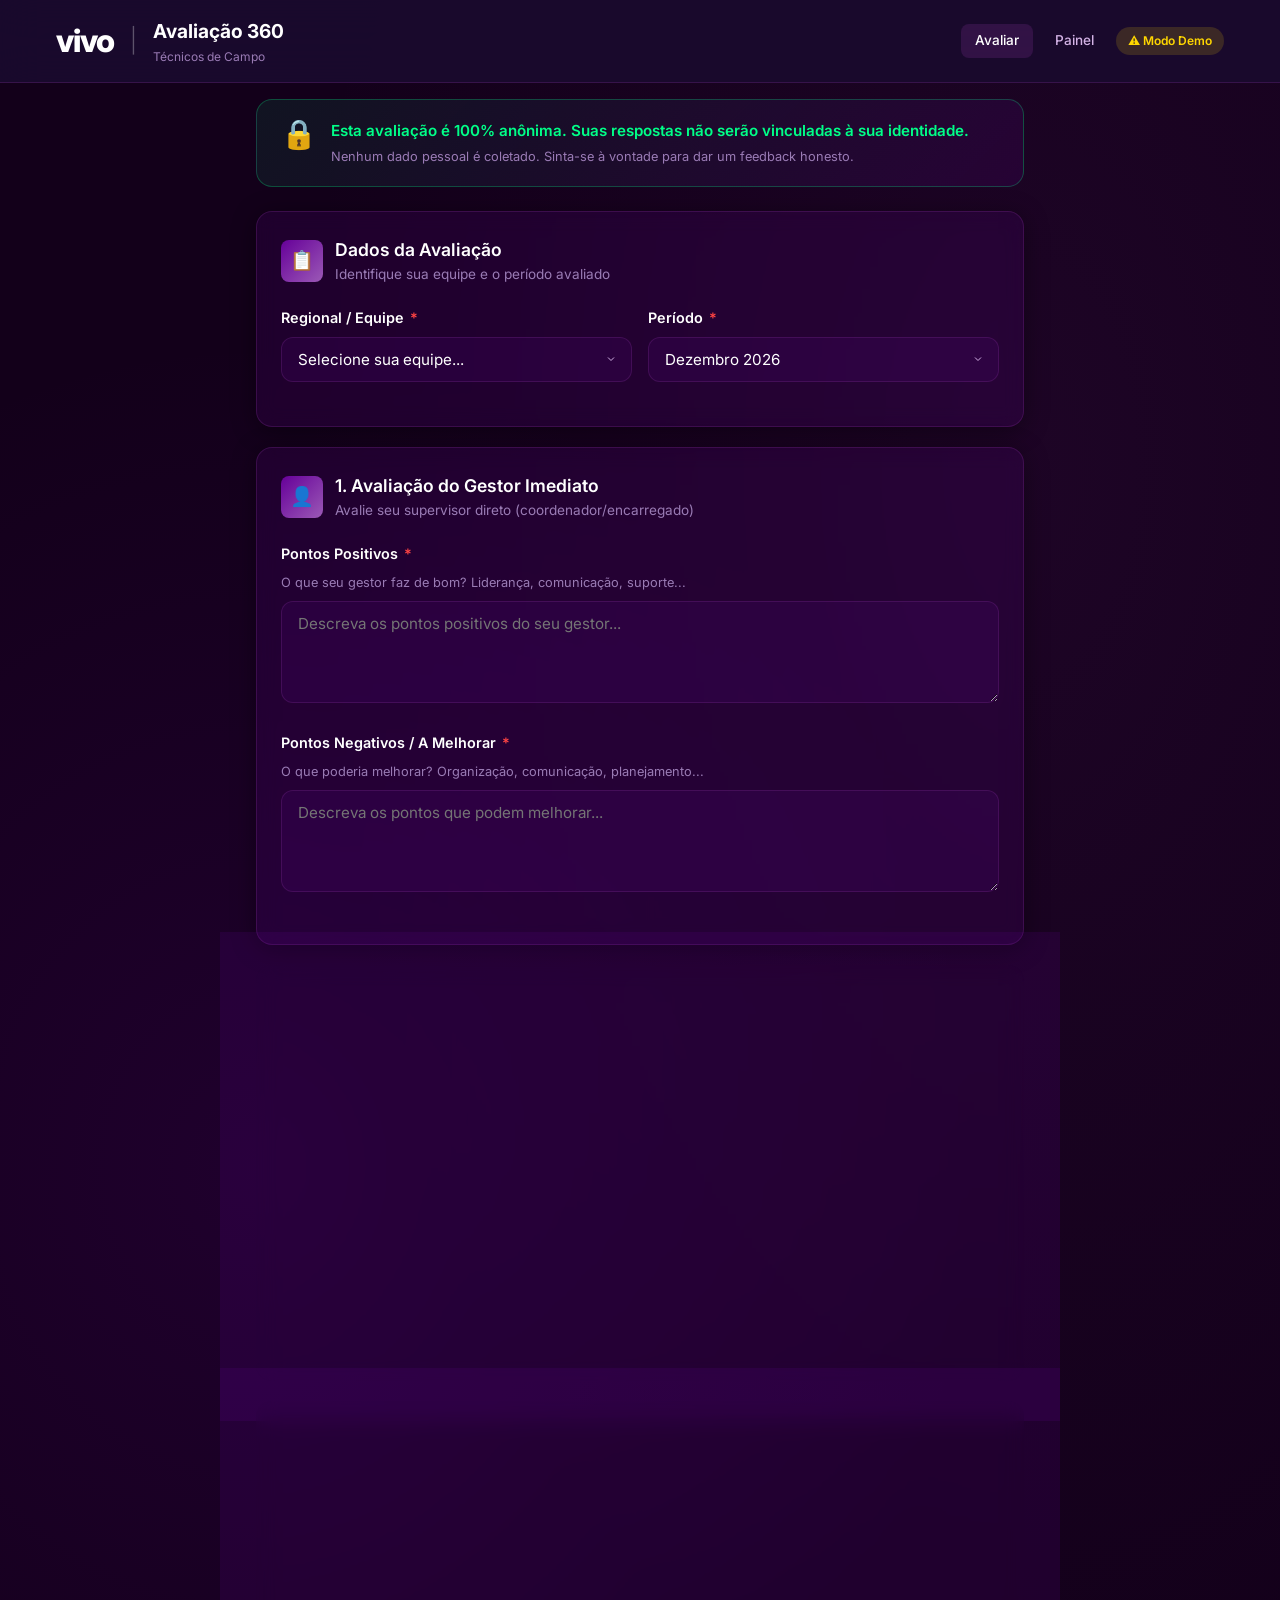
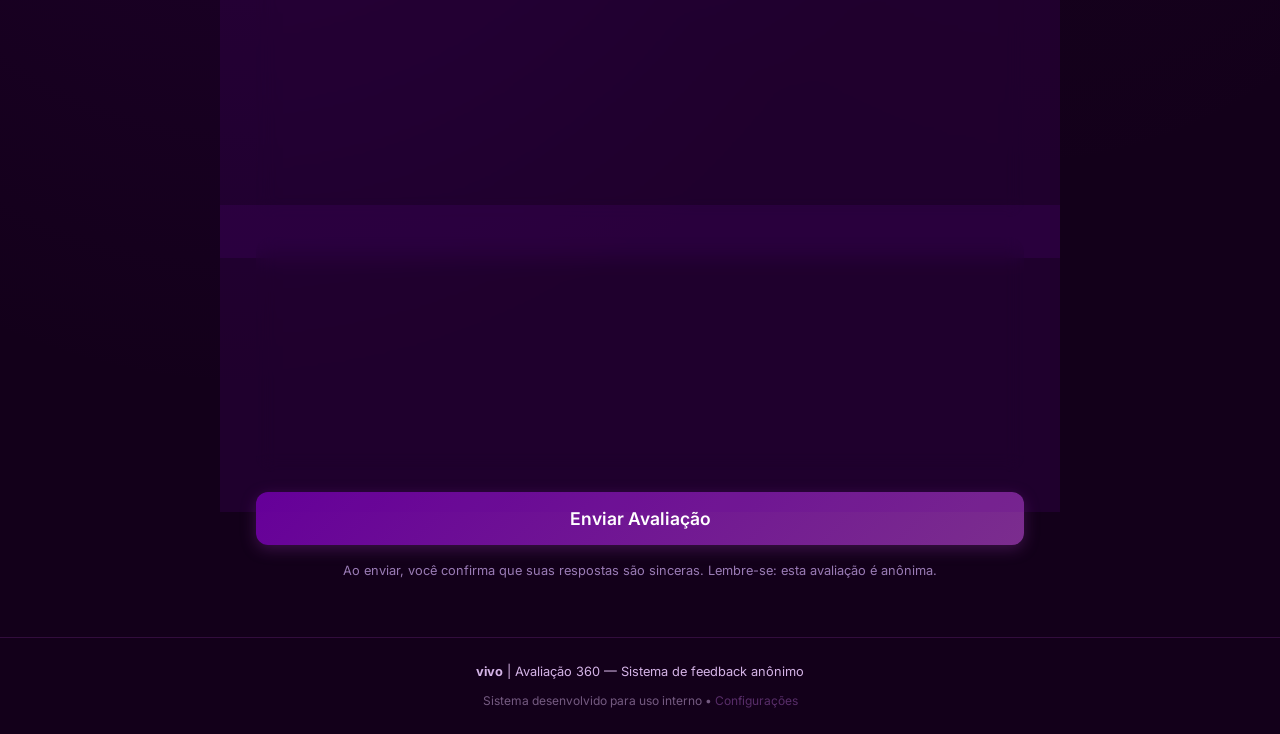
<file: index.html>
<!DOCTYPE html>
<html lang="pt-BR">
<head>
  <meta charset="UTF-8">
  <meta name="viewport" content="width=device-width, initial-scale=1.0">
  <meta name="description" content="Avaliação 360 - Sistema anônimo de avaliação para técnicos de campo">
  <meta name="theme-color" content="#13001a">
  <title>vivo | Avaliação 360</title>
  <link rel="preconnect" href="https://fonts.googleapis.com">
  <link rel="preconnect" href="https://fonts.gstatic.com" crossorigin>
  <link href="https://fonts.googleapis.com/css2?family=Inter:wght@400;500;600;700;800&display=swap" rel="stylesheet">
  <link rel="stylesheet" href="css/style.css">
</head>
<body>

  <!-- Header -->
  <header class="header">
    <div class="header__inner">
      <div class="header__brand">
        <span class="vivo-logo">vivo</span>
        <span class="vivo-separator">|</span>
        <div>
          <div class="header__title">Avaliação 360</div>
          <div class="header__subtitle">Técnicos de Campo</div>
        </div>
      </div>
      <nav class="header__nav">
        <a href="index.html" class="active">Avaliar</a>
        <a href="dashboard.html">Painel</a>
        <span id="modeIndicator" class="mode-badge mode-badge--demo"></span>
      </nav>
    </div>
  </header>

  <!-- Conteúdo principal -->
  <main class="container">

    <!-- Aviso de anonimato -->
    <div class="anonymity-notice">
      <div class="anonymity-notice__icon">🔒</div>
      <div class="anonymity-notice__text">
        Esta avaliação é 100% anônima. Suas respostas não serão vinculadas à sua identidade.
        <small>Nenhum dado pessoal é coletado. Sinta-se à vontade para dar um feedback honesto.</small>
      </div>
    </div>

    <!-- Formulário de avaliação -->
    <form id="evaluationForm" autocomplete="off" novalidate>

      <!-- Identificação da avaliação (sem identificação pessoal) -->
      <div class="card">
        <div class="card__header">
          <div class="card__icon">📋</div>
          <div>
            <div class="card__title">Dados da Avaliação</div>
            <div class="card__description">Identifique sua equipe e o período avaliado</div>
          </div>
        </div>

        <div class="form-row">
          <div class="form-group">
            <label for="equipe">Regional / Equipe <span class="required">*</span></label>
            <select id="equipe" required>
              <option value="">Selecione sua equipe...</option>
            </select>
            <div class="error-message">Selecione sua equipe</div>
          </div>

          <div class="form-group">
            <label for="periodo">Período <span class="required">*</span></label>
            <select id="periodo" required>
              <option value="">Selecione o período...</option>
            </select>
            <div class="error-message">Selecione o período</div>
          </div>
        </div>
      </div>

      <!-- Questão 1: Avaliação do Gestor Imediato -->
      <div class="card">
        <div class="card__header">
          <div class="card__icon">👤</div>
          <div>
            <div class="card__title">1. Avaliação do Gestor Imediato</div>
            <div class="card__description">Avalie seu supervisor direto (coordenador/encarregado)</div>
          </div>
        </div>

        <div class="form-group">
          <label for="gestorPositivos">
            Pontos Positivos <span class="required">*</span>
          </label>
          <span class="hint">O que seu gestor faz de bom? Liderança, comunicação, suporte...</span>
          <textarea id="gestorPositivos" placeholder="Descreva os pontos positivos do seu gestor..." rows="4" required></textarea>
          <div class="error-message">Preencha os pontos positivos do gestor</div>
        </div>

        <div class="form-group">
          <label for="gestorNegativos">
            Pontos Negativos / A Melhorar <span class="required">*</span>
          </label>
          <span class="hint">O que poderia melhorar? Organização, comunicação, planejamento...</span>
          <textarea id="gestorNegativos" placeholder="Descreva os pontos que podem melhorar..." rows="4" required></textarea>
          <div class="error-message">Preencha os pontos negativos do gestor</div>
        </div>
      </div>

      <!-- Questão 2: Avaliação da Empresa -->
      <div class="card">
        <div class="card__header">
          <div class="card__icon">🏢</div>
          <div>
            <div class="card__title">2. Avaliação da Empresa</div>
            <div class="card__description">O que você acha da empresa como um todo?</div>
          </div>
        </div>

        <div class="form-group">
          <label for="empresaComentario">
            Sua opinião sobre a empresa <span class="required">*</span>
          </label>
          <span class="hint">Benefícios, condições de trabalho, cultura, oportunidades...</span>
          <textarea id="empresaComentario" placeholder="Compartilhe sua opinião sobre a empresa..." rows="4" required></textarea>
          <div class="error-message">Preencha sua avaliação da empresa</div>
        </div>

        <div class="form-group">
          <label>Nota para a empresa <span class="required">*</span></label>
          <div class="star-rating" id="starsEmpresa">
            <input type="radio" name="empresaNota" value="5" id="empresa5">
            <label for="empresa5" title="5 - Muito Satisfeito">★</label>
            <input type="radio" name="empresaNota" value="4" id="empresa4">
            <label for="empresa4" title="4 - Satisfeito">★</label>
            <input type="radio" name="empresaNota" value="3" id="empresa3">
            <label for="empresa3" title="3 - Neutro">★</label>
            <input type="radio" name="empresaNota" value="2" id="empresa2">
            <label for="empresa2" title="2 - Insatisfeito">★</label>
            <input type="radio" name="empresaNota" value="1" id="empresa1">
            <label for="empresa1" title="1 - Muito Insatisfeito">★</label>
          </div>
          <div class="star-value"></div>
          <div class="error-message">Selecione uma nota para a empresa</div>
        </div>
      </div>

      <!-- Questão 3: Avaliação do Sistema/Ferramentas -->
      <div class="card">
        <div class="card__header">
          <div class="card__icon">📱</div>
          <div>
            <div class="card__title">3. Avaliação dos Sistemas e Ferramentas</div>
            <div class="card__description">Avalie os sistemas e ferramentas que você usa no dia a dia</div>
          </div>
        </div>

        <div class="form-group">
          <label for="sistemaComentario">
            Sua opinião sobre os sistemas <span class="required">*</span>
          </label>
          <span class="hint">Apps, sistemas de OS, ferramentas de trabalho, equipamentos...</span>
          <textarea id="sistemaComentario" placeholder="Compartilhe sua experiência com os sistemas..." rows="4" required></textarea>
          <div class="error-message">Preencha sua avaliação dos sistemas</div>
        </div>

        <div class="form-group">
          <label>Nota para os sistemas <span class="required">*</span></label>
          <div class="star-rating" id="starsSistema">
            <input type="radio" name="sistemaNota" value="5" id="sistema5">
            <label for="sistema5" title="5 - Muito Satisfeito">★</label>
            <input type="radio" name="sistemaNota" value="4" id="sistema4">
            <label for="sistema4" title="4 - Satisfeito">★</label>
            <input type="radio" name="sistemaNota" value="3" id="sistema3">
            <label for="sistema3" title="3 - Neutro">★</label>
            <input type="radio" name="sistemaNota" value="2" id="sistema2">
            <label for="sistema2" title="2 - Insatisfeito">★</label>
            <input type="radio" name="sistemaNota" value="1" id="sistema1">
            <label for="sistema1" title="1 - Muito Insatisfeito">★</label>
          </div>
          <div class="star-value"></div>
          <div class="error-message">Selecione uma nota para os sistemas</div>
        </div>
      </div>

      <!-- Satisfação Geral -->
      <div class="card">
        <div class="card__header">
          <div class="card__icon">⭐</div>
          <div>
            <div class="card__title">Satisfação Geral</div>
            <div class="card__description">No geral, como você se sente trabalhando aqui?</div>
          </div>
        </div>

        <div class="form-group">
          <label>Sua satisfação geral <span class="required">*</span></label>
          <div class="star-rating" id="starsGeral" style="justify-content: flex-end;">
            <input type="radio" name="satisfacaoGeral" value="5" id="geral5">
            <label for="geral5" title="5 - Muito Satisfeito" style="font-size: 2.5rem;">★</label>
            <input type="radio" name="satisfacaoGeral" value="4" id="geral4">
            <label for="geral4" title="4 - Satisfeito" style="font-size: 2.5rem;">★</label>
            <input type="radio" name="satisfacaoGeral" value="3" id="geral3">
            <label for="geral3" title="3 - Neutro" style="font-size: 2.5rem;">★</label>
            <input type="radio" name="satisfacaoGeral" value="2" id="geral2">
            <label for="geral2" title="2 - Insatisfeito" style="font-size: 2.5rem;">★</label>
            <input type="radio" name="satisfacaoGeral" value="1" id="geral1">
            <label for="geral1" title="1 - Muito Insatisfeito" style="font-size: 2.5rem;">★</label>
          </div>
          <div class="star-value"></div>
          <div class="error-message">Selecione sua satisfação geral</div>
        </div>
      </div>

      <!-- Botão de envio -->
      <button type="submit" id="submitBtn" class="btn btn--primary btn--block" style="padding: 16px; font-size: 1.1rem;">
        Enviar Avaliação
      </button>

      <p class="text-center text-muted mt-2" style="font-size: 0.8rem;">
        Ao enviar, você confirma que suas respostas são sinceras. Lembre-se: esta avaliação é anônima.
      </p>

    </form>

    <!-- Tela de sucesso (oculta por padrão) -->
    <div id="successScreen" class="success-screen">
      <div class="success-screen__checkmark">✓</div>
      <h2 class="success-screen__title">Avaliação Enviada!</h2>
      <p class="success-screen__message">
        Obrigado pelo seu feedback. Sua avaliação foi registrada com sucesso e é completamente anônima.
      </p>
      <p class="text-muted mb-3" style="font-size: 0.9rem;">
        Seu feedback ajuda a melhorar o ambiente de trabalho para todos.
      </p>
      <button onclick="resetForm()" class="btn btn--secondary">
        Enviar Nova Avaliação
      </button>
    </div>

  </main>

  <!-- Footer -->
  <footer class="footer">
    <p><span style="font-weight:700;">vivo</span> | Avaliação 360 &mdash; Sistema de feedback anônimo</p>
    <p class="mt-1" style="font-size:0.75rem; opacity:0.5;">Sistema desenvolvido para uso interno &bull; <a href="setup.html">Configurações</a></p>
  </footer>

  <!-- Scripts -->
  <script src="js/config.js"></script>
  <script src="js/form.js"></script>

</body>
</html>
</file>
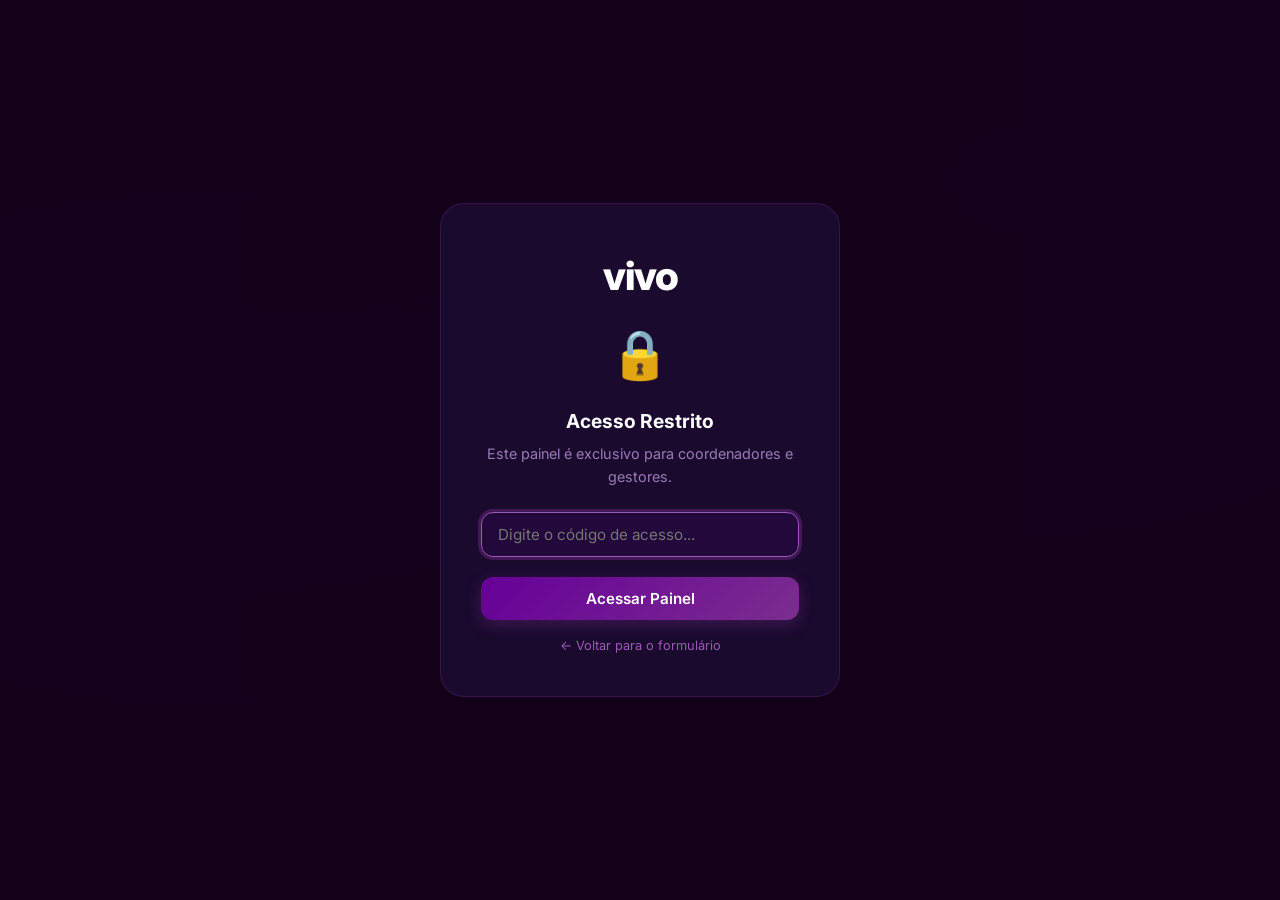
<file: dashboard.html>
<!DOCTYPE html>
<html lang="pt-BR">
<head>
  <meta charset="UTF-8">
  <meta name="viewport" content="width=device-width, initial-scale=1.0">
  <meta name="description" content="Avaliação 360 - Painel Administrativo">
  <meta name="theme-color" content="#13001a">
  <title>vivo | Avaliação 360 - Painel</title>
  <link rel="preconnect" href="https://fonts.googleapis.com">
  <link rel="preconnect" href="https://fonts.gstatic.com" crossorigin>
  <link href="https://fonts.googleapis.com/css2?family=Inter:wght@400;500;600;700;800&display=swap" rel="stylesheet">
  <link rel="stylesheet" href="css/style.css">
</head>
<body>

  <!-- Tela de senha -->
  <div id="passwordOverlay" class="password-overlay">
    <div class="password-modal">
      <div style="font-size:2.5rem; font-weight:800; color:#fff; letter-spacing:-1px; margin-bottom:8px;">vivo</div>
      <div class="password-modal__icon">🔒</div>
      <h2 class="password-modal__title">Acesso Restrito</h2>
      <p class="password-modal__text">Este painel é exclusivo para coordenadores e gestores.</p>
      <form id="passwordForm">
        <div class="form-group">
          <input type="password" id="passwordInput" placeholder="Digite o código de acesso..." autocomplete="off">
        </div>
        <button type="submit" class="btn btn--primary btn--block">Acessar Painel</button>
        <div id="passwordError" class="password-modal__error">
          Código incorreto. Tente novamente.
        </div>
      </form>
      <p class="text-muted mt-2" style="font-size: 0.8rem;">
        <a href="index.html">&larr; Voltar para o formulário</a>
      </p>
    </div>
  </div>

  <!-- Dashboard (oculto até autenticação) -->
  <div id="dashboardContent" style="display: none;">

    <!-- Header -->
    <header class="header">
      <div class="header__inner">
        <div class="header__brand">
          <span class="vivo-logo">vivo</span>
          <span class="vivo-separator">|</span>
          <div>
            <div class="header__title">Avaliação 360</div>
            <div class="header__subtitle">Painel Administrativo</div>
          </div>
        </div>
        <nav class="header__nav">
          <a href="index.html">Avaliar</a>
          <a href="dashboard.html" class="active">Painel</a>
          <a href="setup.html">Config</a>
          <span id="modeIndicator" class="mode-badge mode-badge--demo"></span>
          <button onclick="logout()" class="btn btn--small btn--secondary" title="Sair">Sair</button>
        </nav>
      </div>
    </header>

    <!-- Conteúdo principal -->
    <main class="container container--wide">

      <!-- Título da página -->
      <div class="mb-3 mt-2">
        <h1>Dashboard de Avaliações</h1>
        <p style="margin-top: 4px;">Visão geral dos feedbacks dos técnicos de campo</p>
      </div>

      <!-- Cards de estatísticas -->
      <div class="stats-grid">
        <div class="stat-card">
          <div class="stat-card__value" id="statTotal">0</div>
          <div class="stat-card__label">Total de Avaliações</div>
        </div>
        <div class="stat-card">
          <div class="stat-card__value" id="statMedia">-</div>
          <div class="stat-card__label">Média Geral</div>
        </div>
        <div class="stat-card">
          <div class="stat-card__value" id="statMes">0</div>
          <div class="stat-card__label">Avaliações Este Mês</div>
        </div>
      </div>

      <!-- Filtros -->
      <div class="card">
        <div class="card__header">
          <div class="card__icon">🔍</div>
          <div>
            <div class="card__title">Filtros</div>
            <div class="card__description">Filtre por equipe e período</div>
          </div>
        </div>
        <div class="filters">
          <select id="filterEquipe">
            <option value="todas">Todas as Equipes</option>
          </select>
          <select id="filterPeriodo">
            <option value="todos">Todos os Períodos</option>
          </select>
          <button onclick="exportCSV()" class="btn btn--success btn--small" title="Exportar dados para CSV">
            📥 Exportar CSV
          </button>
        </div>
      </div>

      <!-- Gráficos -->
      <div style="display: grid; grid-template-columns: 1fr 1fr; gap: 20px;">
        <div class="card">
          <div class="card__header">
            <div class="card__icon">📊</div>
            <div>
              <div class="card__title">Média por Equipe</div>
              <div class="card__description">Satisfação geral de cada equipe</div>
            </div>
          </div>
          <div id="chartBars" class="chart-container">
            <div class="empty-state">
              <div class="empty-state__icon">📊</div>
              <div class="empty-state__text">Sem dados para exibir</div>
            </div>
          </div>
        </div>

        <div class="card">
          <div class="card__header">
            <div class="card__icon">⭐</div>
            <div>
              <div class="card__title">Distribuição de Notas</div>
              <div class="card__description">Satisfação geral (todas as avaliações)</div>
            </div>
          </div>
          <div id="starDistribution" class="star-distribution">
            <div class="empty-state">
              <div class="empty-state__icon">⭐</div>
              <div class="empty-state__text">Sem dados para exibir</div>
            </div>
          </div>
        </div>
      </div>

      <!-- Gráficos responsivos em mobile -->
      <style>
        @media (max-width: 768px) {
          div[style*="grid-template-columns: 1fr 1fr"] {
            display: flex !important;
            flex-direction: column !important;
          }
        }
      </style>

      <!-- Lista de avaliações recentes -->
      <div class="card">
        <div class="card__header">
          <div class="card__icon">📝</div>
          <div>
            <div class="card__title">Avaliações Recentes</div>
            <div class="card__description">Feedbacks individuais (anônimos)</div>
          </div>
        </div>
        <div id="evaluationList" class="evaluation-list">
          <div class="empty-state">
            <div class="empty-state__icon">📝</div>
            <div class="empty-state__text">Nenhuma avaliação encontrada</div>
          </div>
        </div>
      </div>

    </main>

    <!-- Footer -->
    <footer class="footer">
      <p>Avaliação 360 &mdash; Painel restrito a coordenadores e gestores</p>
      <p class="mt-1">Os dados exibidos são anônimos. Respeite a privacidade dos avaliadores.</p>
    </footer>

  </div>

  <!-- Scripts -->
  <script src="js/config.js"></script>
  <script src="js/dashboard.js"></script>

</body>
</html>
</file>
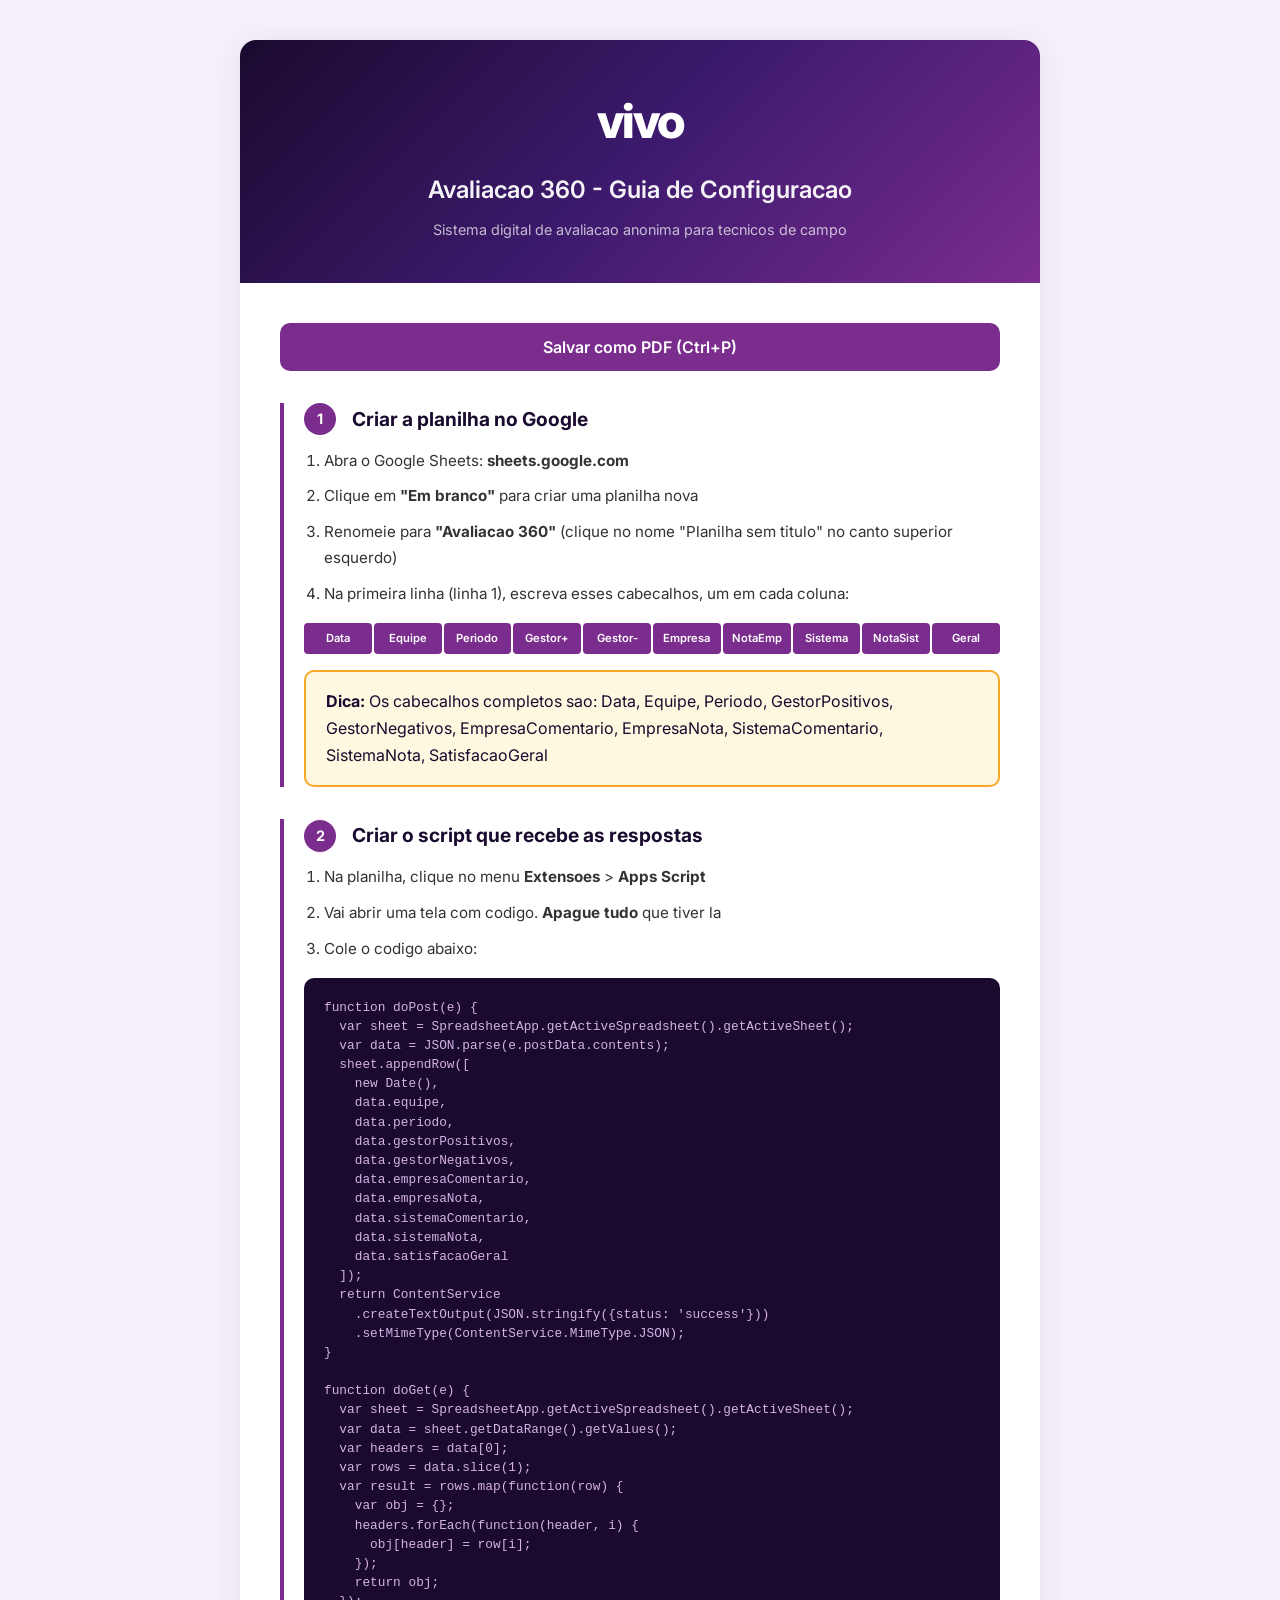
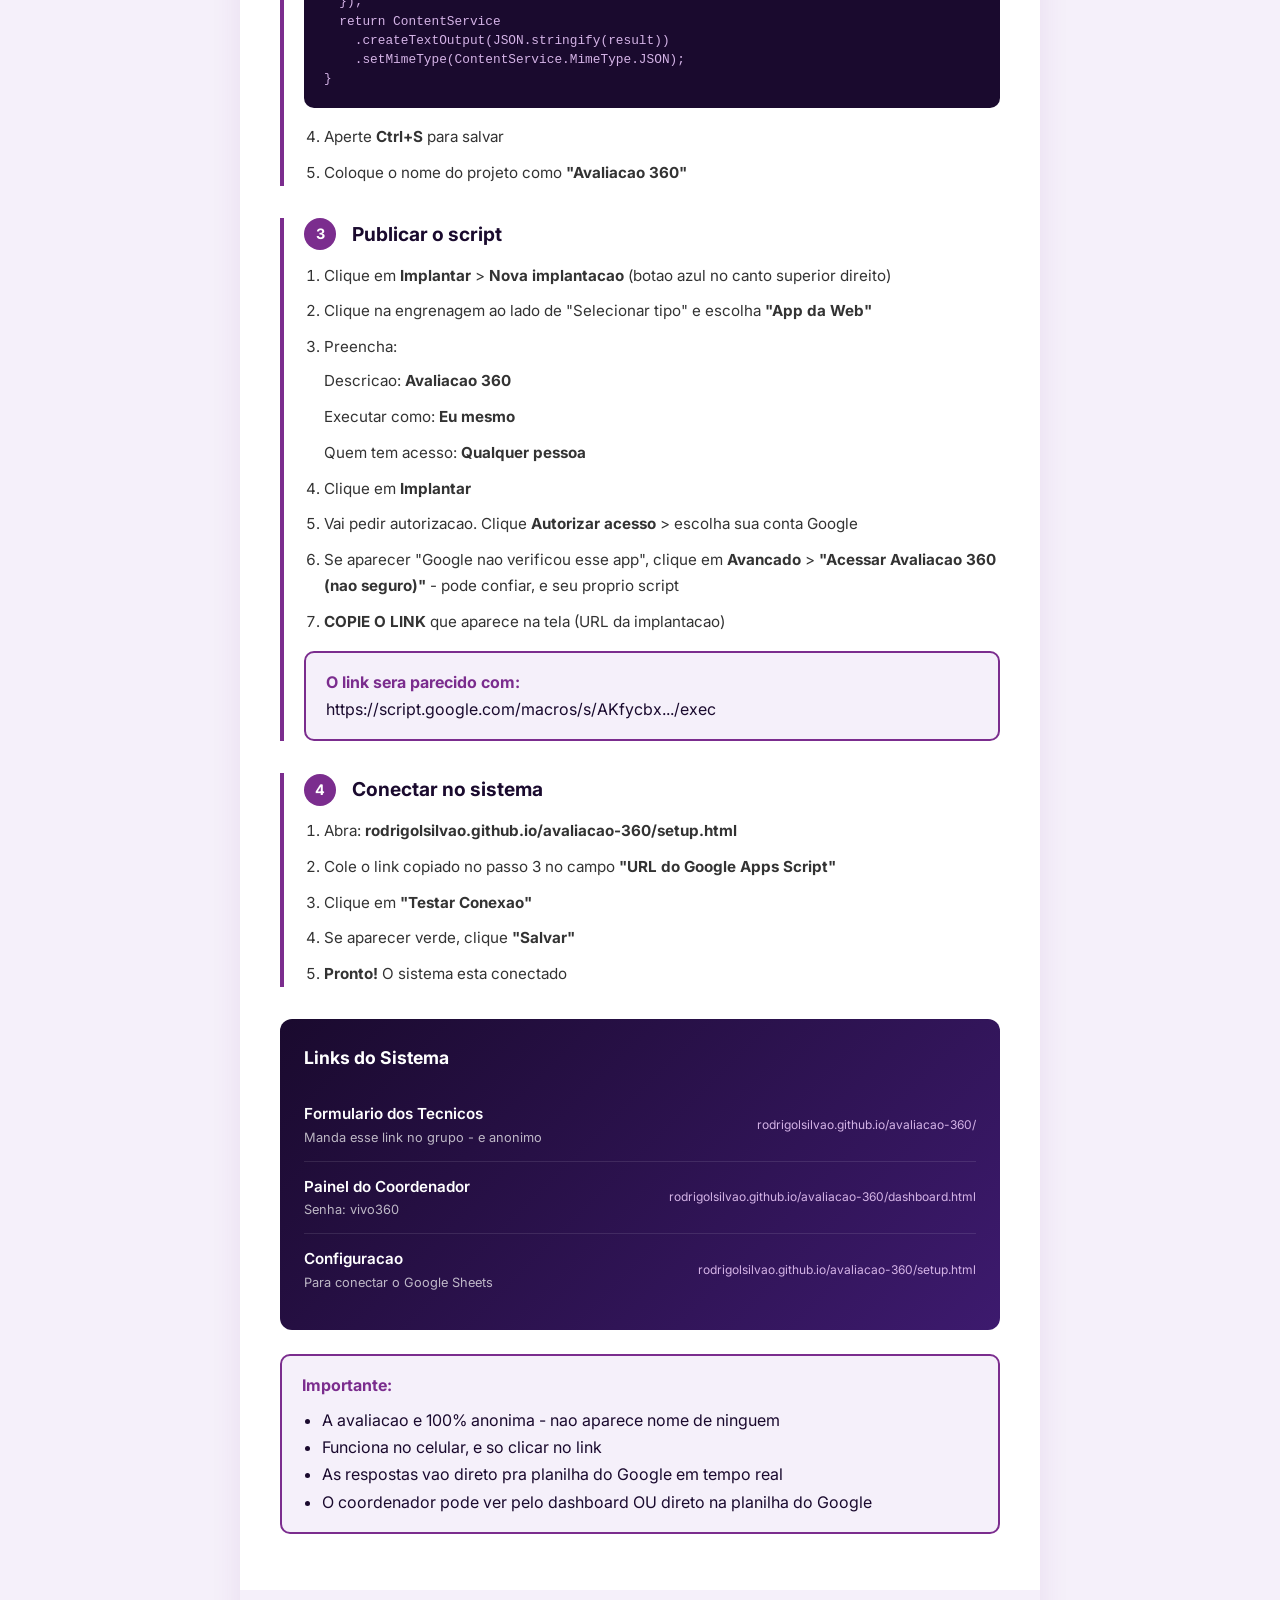
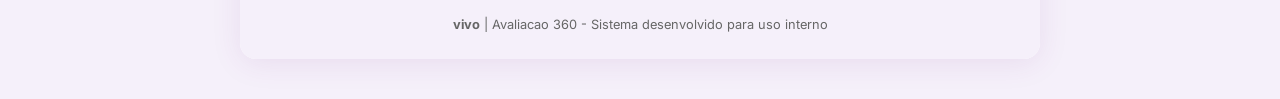
<file: guia-configuracao.html>
<!DOCTYPE html>
<html lang="pt-BR">
<head>
  <meta charset="UTF-8">
  <meta name="viewport" content="width=device-width, initial-scale=1.0">
  <title>Guia de Configuração - Avaliação 360 | vivo</title>
  <style>
    @import url('https://fonts.googleapis.com/css2?family=Inter:wght@400;500;600;700;800&display=swap');

    * { box-sizing: border-box; margin: 0; padding: 0; }

    body {
      font-family: 'Inter', sans-serif;
      background: #f5f0fa;
      color: #1a0a2e;
      line-height: 1.7;
      padding: 40px 20px;
    }

    .container {
      max-width: 800px;
      margin: 0 auto;
      background: #fff;
      border-radius: 16px;
      box-shadow: 0 4px 30px rgba(123, 45, 142, 0.1);
      overflow: hidden;
    }

    .header {
      background: linear-gradient(135deg, #1a0a2e 0%, #3d1a6e 50%, #7B2D8E 100%);
      padding: 40px;
      text-align: center;
      color: white;
    }

    .header .vivo-logo {
      font-size: 3rem;
      font-weight: 800;
      letter-spacing: -2px;
      display: block;
      margin-bottom: 8px;
    }

    .header h1 {
      font-size: 1.5rem;
      font-weight: 600;
      opacity: 0.95;
    }

    .header p {
      font-size: 0.9rem;
      opacity: 0.7;
      margin-top: 8px;
    }

    .content { padding: 40px; }

    .print-btn {
      display: block;
      width: 100%;
      padding: 14px;
      background: #7B2D8E;
      color: white;
      border: none;
      border-radius: 10px;
      font-size: 1rem;
      font-weight: 600;
      cursor: pointer;
      margin-bottom: 32px;
      font-family: 'Inter', sans-serif;
    }

    .print-btn:hover { background: #660099; }

    .step {
      margin-bottom: 32px;
      border-left: 4px solid #7B2D8E;
      padding-left: 20px;
    }

    .step-number {
      display: inline-block;
      background: #7B2D8E;
      color: white;
      width: 32px;
      height: 32px;
      border-radius: 50%;
      text-align: center;
      line-height: 32px;
      font-weight: 700;
      font-size: 0.9rem;
      margin-right: 8px;
    }

    .step h2 {
      font-size: 1.2rem;
      color: #1a0a2e;
      margin-bottom: 12px;
      display: flex;
      align-items: center;
      gap: 8px;
    }

    .step p, .step li {
      font-size: 0.95rem;
      color: #333;
      margin-bottom: 8px;
    }

    .step ol {
      padding-left: 20px;
    }

    .step ol li {
      margin-bottom: 10px;
    }

    .code-block {
      background: #1a0a2e;
      color: #d4b3e6;
      padding: 20px;
      border-radius: 10px;
      font-family: 'Courier New', monospace;
      font-size: 0.8rem;
      overflow-x: auto;
      margin: 16px 0;
      white-space: pre-wrap;
      word-break: break-word;
      line-height: 1.5;
    }

    .highlight-box {
      background: #f5f0fa;
      border: 2px solid #7B2D8E;
      border-radius: 10px;
      padding: 16px 20px;
      margin: 16px 0;
    }

    .highlight-box strong {
      color: #7B2D8E;
    }

    .warning-box {
      background: #fff8e1;
      border: 2px solid #f9a825;
      border-radius: 10px;
      padding: 16px 20px;
      margin: 16px 0;
    }

    .table-header {
      display: grid;
      grid-template-columns: repeat(10, 1fr);
      gap: 2px;
      margin: 16px 0;
      font-size: 0.7rem;
    }

    .table-header span {
      background: #7B2D8E;
      color: white;
      padding: 6px 4px;
      text-align: center;
      border-radius: 4px;
      font-weight: 600;
    }

    .links-section {
      background: linear-gradient(135deg, #1a0a2e, #3d1a6e);
      border-radius: 12px;
      padding: 24px;
      margin: 24px 0;
      color: white;
    }

    .links-section h3 {
      margin-bottom: 16px;
      font-size: 1.1rem;
    }

    .link-item {
      display: flex;
      justify-content: space-between;
      align-items: center;
      padding: 12px 0;
      border-bottom: 1px solid rgba(255,255,255,0.1);
    }

    .link-item:last-child { border-bottom: none; }

    .link-item .label {
      font-weight: 600;
      font-size: 0.95rem;
    }

    .link-item .desc {
      font-size: 0.8rem;
      opacity: 0.7;
    }

    .link-item .url {
      font-size: 0.75rem;
      color: #d4b3e6;
      word-break: break-all;
    }

    .footer {
      text-align: center;
      padding: 24px;
      background: #f5f0fa;
      font-size: 0.8rem;
      color: #666;
    }

    @media print {
      body { background: white; padding: 0; }
      .container { box-shadow: none; border-radius: 0; }
      .print-btn { display: none; }
      .header { padding: 30px; }
      .content { padding: 30px; }
      .step { page-break-inside: avoid; }
      .code-block { font-size: 0.7rem; }
    }
  </style>
</head>
<body>

  <div class="container">

    <div class="header">
      <span class="vivo-logo">vivo</span>
      <h1>Avaliacao 360 - Guia de Configuracao</h1>
      <p>Sistema digital de avaliacao anonima para tecnicos de campo</p>
    </div>

    <div class="content">

      <button class="print-btn" onclick="window.print()">
        Salvar como PDF (Ctrl+P)
      </button>

      <!-- PASSO 1 -->
      <div class="step">
        <h2><span class="step-number">1</span> Criar a planilha no Google</h2>
        <ol>
          <li>Abra o Google Sheets: <strong>sheets.google.com</strong></li>
          <li>Clique em <strong>"Em branco"</strong> para criar uma planilha nova</li>
          <li>Renomeie para <strong>"Avaliacao 360"</strong> (clique no nome "Planilha sem titulo" no canto superior esquerdo)</li>
          <li>Na primeira linha (linha 1), escreva esses cabecalhos, um em cada coluna:</li>
        </ol>

        <div class="table-header">
          <span>Data</span>
          <span>Equipe</span>
          <span>Periodo</span>
          <span>Gestor+</span>
          <span>Gestor-</span>
          <span>Empresa</span>
          <span>NotaEmp</span>
          <span>Sistema</span>
          <span>NotaSist</span>
          <span>Geral</span>
        </div>

        <div class="warning-box">
          <strong>Dica:</strong> Os cabecalhos completos sao: Data, Equipe, Periodo, GestorPositivos, GestorNegativos, EmpresaComentario, EmpresaNota, SistemaComentario, SistemaNota, SatisfacaoGeral
        </div>
      </div>

      <!-- PASSO 2 -->
      <div class="step">
        <h2><span class="step-number">2</span> Criar o script que recebe as respostas</h2>
        <ol>
          <li>Na planilha, clique no menu <strong>Extensoes</strong> > <strong>Apps Script</strong></li>
          <li>Vai abrir uma tela com codigo. <strong>Apague tudo</strong> que tiver la</li>
          <li>Cole o codigo abaixo:</li>
        </ol>

        <div class="code-block">function doPost(e) {
  var sheet = SpreadsheetApp.getActiveSpreadsheet().getActiveSheet();
  var data = JSON.parse(e.postData.contents);
  sheet.appendRow([
    new Date(),
    data.equipe,
    data.periodo,
    data.gestorPositivos,
    data.gestorNegativos,
    data.empresaComentario,
    data.empresaNota,
    data.sistemaComentario,
    data.sistemaNota,
    data.satisfacaoGeral
  ]);
  return ContentService
    .createTextOutput(JSON.stringify({status: 'success'}))
    .setMimeType(ContentService.MimeType.JSON);
}

function doGet(e) {
  var sheet = SpreadsheetApp.getActiveSpreadsheet().getActiveSheet();
  var data = sheet.getDataRange().getValues();
  var headers = data[0];
  var rows = data.slice(1);
  var result = rows.map(function(row) {
    var obj = {};
    headers.forEach(function(header, i) {
      obj[header] = row[i];
    });
    return obj;
  });
  return ContentService
    .createTextOutput(JSON.stringify(result))
    .setMimeType(ContentService.MimeType.JSON);
}</div>

        <ol start="4">
          <li>Aperte <strong>Ctrl+S</strong> para salvar</li>
          <li>Coloque o nome do projeto como <strong>"Avaliacao 360"</strong></li>
        </ol>
      </div>

      <!-- PASSO 3 -->
      <div class="step">
        <h2><span class="step-number">3</span> Publicar o script</h2>
        <ol>
          <li>Clique em <strong>Implantar</strong> > <strong>Nova implantacao</strong> (botao azul no canto superior direito)</li>
          <li>Clique na engrenagem ao lado de "Selecionar tipo" e escolha <strong>"App da Web"</strong></li>
          <li>Preencha:
            <ul style="list-style: none; padding-left: 0; margin-top: 8px;">
              <li>Descricao: <strong>Avaliacao 360</strong></li>
              <li>Executar como: <strong>Eu mesmo</strong></li>
              <li>Quem tem acesso: <strong>Qualquer pessoa</strong></li>
            </ul>
          </li>
          <li>Clique em <strong>Implantar</strong></li>
          <li>Vai pedir autorizacao. Clique <strong>Autorizar acesso</strong> > escolha sua conta Google</li>
          <li>Se aparecer "Google nao verificou esse app", clique em <strong>Avancado</strong> > <strong>"Acessar Avaliacao 360 (nao seguro)"</strong> - pode confiar, e seu proprio script</li>
          <li><strong>COPIE O LINK</strong> que aparece na tela (URL da implantacao)</li>
        </ol>

        <div class="highlight-box">
          <strong>O link sera parecido com:</strong><br>
          https://script.google.com/macros/s/AKfycbx.../exec
        </div>
      </div>

      <!-- PASSO 4 -->
      <div class="step">
        <h2><span class="step-number">4</span> Conectar no sistema</h2>
        <ol>
          <li>Abra: <strong>rodrigolsilvao.github.io/avaliacao-360/setup.html</strong></li>
          <li>Cole o link copiado no passo 3 no campo <strong>"URL do Google Apps Script"</strong></li>
          <li>Clique em <strong>"Testar Conexao"</strong></li>
          <li>Se aparecer verde, clique <strong>"Salvar"</strong></li>
          <li><strong>Pronto!</strong> O sistema esta conectado</li>
        </ol>
      </div>

      <!-- LINKS -->
      <div class="links-section">
        <h3>Links do Sistema</h3>

        <div class="link-item">
          <div>
            <div class="label">Formulario dos Tecnicos</div>
            <div class="desc">Manda esse link no grupo - e anonimo</div>
          </div>
          <div class="url">rodrigolsilvao.github.io/avaliacao-360/</div>
        </div>

        <div class="link-item">
          <div>
            <div class="label">Painel do Coordenador</div>
            <div class="desc">Senha: vivo360</div>
          </div>
          <div class="url">rodrigolsilvao.github.io/avaliacao-360/dashboard.html</div>
        </div>

        <div class="link-item">
          <div>
            <div class="label">Configuracao</div>
            <div class="desc">Para conectar o Google Sheets</div>
          </div>
          <div class="url">rodrigolsilvao.github.io/avaliacao-360/setup.html</div>
        </div>
      </div>

      <!-- IMPORTANTE -->
      <div class="highlight-box">
        <strong>Importante:</strong>
        <ul style="margin-top: 8px; padding-left: 20px;">
          <li>A avaliacao e 100% anonima - nao aparece nome de ninguem</li>
          <li>Funciona no celular, e so clicar no link</li>
          <li>As respostas vao direto pra planilha do Google em tempo real</li>
          <li>O coordenador pode ver pelo dashboard OU direto na planilha do Google</li>
        </ul>
      </div>

    </div>

    <div class="footer">
      <strong>vivo</strong> | Avaliacao 360 - Sistema desenvolvido para uso interno
    </div>

  </div>

</body>
</html>
</file>
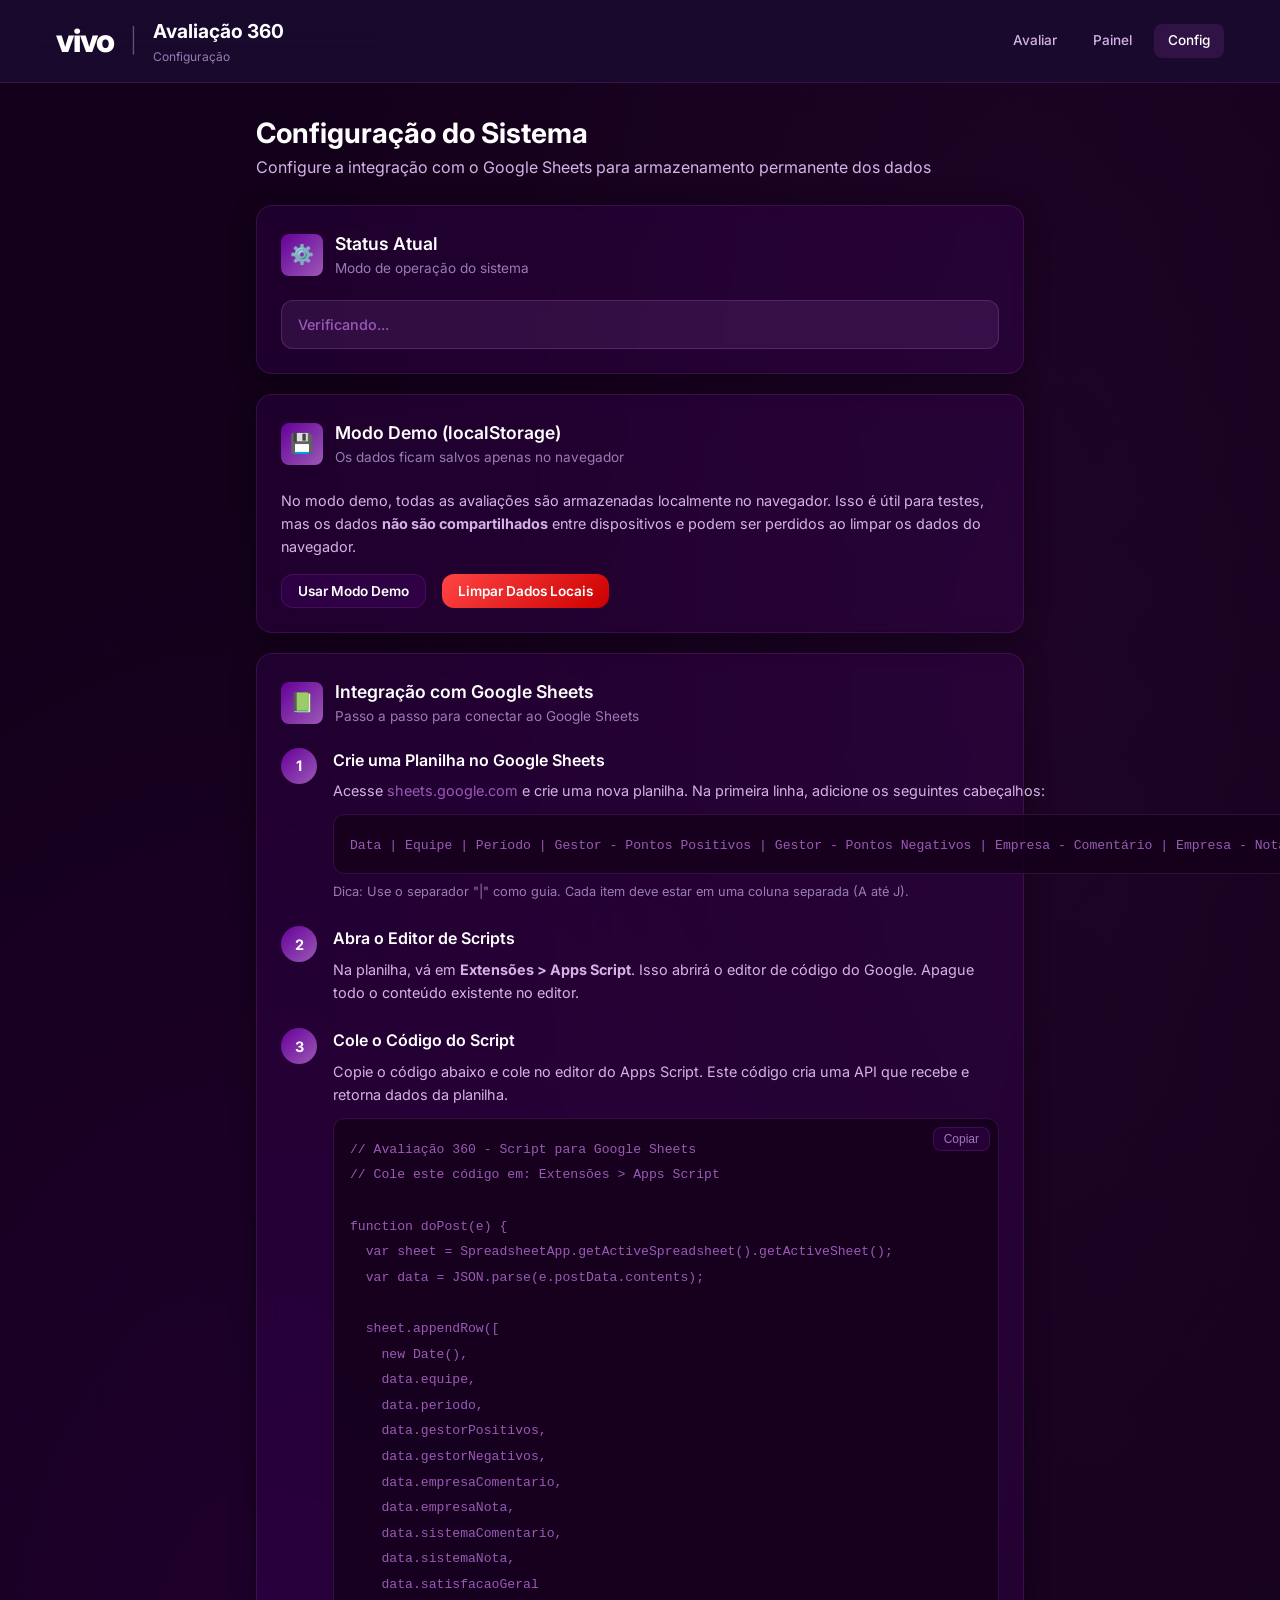
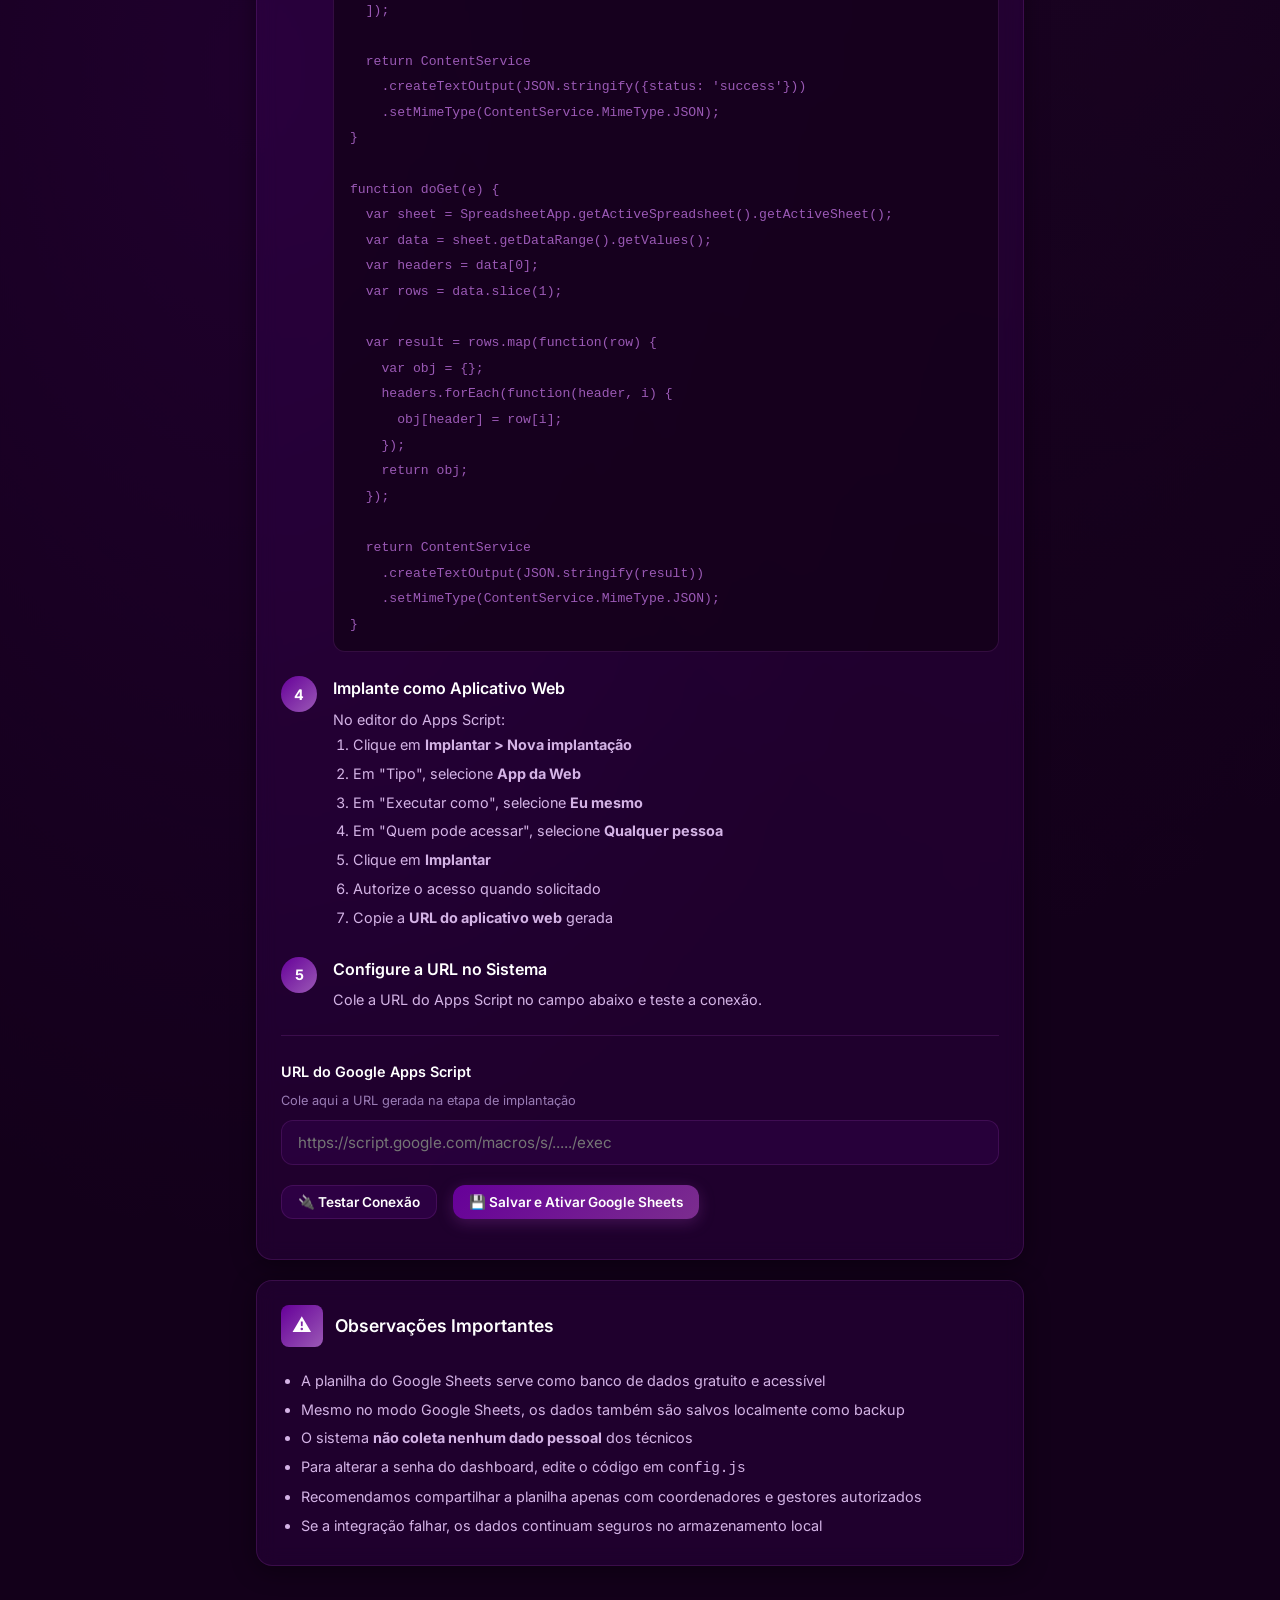
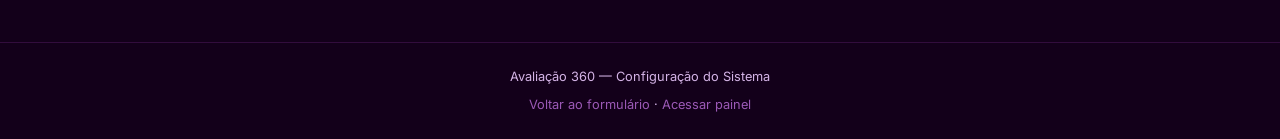
<file: setup.html>
<!DOCTYPE html>
<html lang="pt-BR">
<head>
  <meta charset="UTF-8">
  <meta name="viewport" content="width=device-width, initial-scale=1.0">
  <meta name="description" content="Avaliação 360 - Configuração do Google Sheets">
  <meta name="theme-color" content="#13001a">
  <title>vivo | Avaliação 360 - Configuração</title>
  <link rel="preconnect" href="https://fonts.googleapis.com">
  <link rel="preconnect" href="https://fonts.gstatic.com" crossorigin>
  <link href="https://fonts.googleapis.com/css2?family=Inter:wght@400;500;600;700;800&display=swap" rel="stylesheet">
  <link rel="stylesheet" href="css/style.css">
</head>
<body>

  <!-- Header -->
  <header class="header">
    <div class="header__inner">
      <div class="header__brand">
        <span class="vivo-logo">vivo</span>
        <span class="vivo-separator">|</span>
        <div>
          <div class="header__title">Avaliação 360</div>
          <div class="header__subtitle">Configuração</div>
        </div>
      </div>
      <nav class="header__nav">
        <a href="index.html">Avaliar</a>
        <a href="dashboard.html">Painel</a>
        <a href="setup.html" class="active">Config</a>
      </nav>
    </div>
  </header>

  <!-- Conteúdo principal -->
  <main class="container">

    <div class="mb-3 mt-2">
      <h1>Configuração do Sistema</h1>
      <p style="margin-top: 4px;">Configure a integração com o Google Sheets para armazenamento permanente dos dados</p>
    </div>

    <!-- Status atual -->
    <div class="card">
      <div class="card__header">
        <div class="card__icon">⚙️</div>
        <div>
          <div class="card__title">Status Atual</div>
          <div class="card__description">Modo de operação do sistema</div>
        </div>
      </div>
      <div id="currentStatus" class="connection-status connection-status--info">
        Verificando...
      </div>
    </div>

    <!-- Modo Demo -->
    <div class="card">
      <div class="card__header">
        <div class="card__icon">💾</div>
        <div>
          <div class="card__title">Modo Demo (localStorage)</div>
          <div class="card__description">Os dados ficam salvos apenas no navegador</div>
        </div>
      </div>
      <p style="font-size: 0.9rem; margin-bottom: 16px;">
        No modo demo, todas as avaliações são armazenadas localmente no navegador.
        Isso é útil para testes, mas os dados <strong>não são compartilhados</strong> entre dispositivos
        e podem ser perdidos ao limpar os dados do navegador.
      </p>
      <div class="d-flex gap-2 flex-wrap">
        <button onclick="setDemoMode()" class="btn btn--secondary btn--small">Usar Modo Demo</button>
        <button onclick="clearLocalData()" class="btn btn--danger btn--small">Limpar Dados Locais</button>
      </div>
    </div>

    <!-- Guia de integração Google Sheets -->
    <div class="card">
      <div class="card__header">
        <div class="card__icon">📗</div>
        <div>
          <div class="card__title">Integração com Google Sheets</div>
          <div class="card__description">Passo a passo para conectar ao Google Sheets</div>
        </div>
      </div>

      <!-- Passo 1 -->
      <div class="setup-step">
        <div class="setup-step__number">1</div>
        <div class="setup-step__content">
          <div class="setup-step__title">Crie uma Planilha no Google Sheets</div>
          <div class="setup-step__text">
            Acesse <a href="https://sheets.google.com" target="_blank">sheets.google.com</a> e crie uma nova planilha.
            Na primeira linha, adicione os seguintes cabeçalhos:
          </div>
          <div class="code-block">
            <button class="code-block__copy" onclick="copyCode(this)">Copiar</button>
            <code>Data | Equipe | Período | Gestor - Pontos Positivos | Gestor - Pontos Negativos | Empresa - Comentário | Empresa - Nota | Sistema - Comentário | Sistema - Nota | Satisfação Geral</code>
          </div>
          <p class="text-muted mt-1" style="font-size: 0.8rem;">
            Dica: Use o separador "|" como guia. Cada item deve estar em uma coluna separada (A até J).
          </p>
        </div>
      </div>

      <!-- Passo 2 -->
      <div class="setup-step">
        <div class="setup-step__number">2</div>
        <div class="setup-step__content">
          <div class="setup-step__title">Abra o Editor de Scripts</div>
          <div class="setup-step__text">
            Na planilha, vá em <strong>Extensões &gt; Apps Script</strong>. Isso abrirá o editor de código do Google.
            Apague todo o conteúdo existente no editor.
          </div>
        </div>
      </div>

      <!-- Passo 3 -->
      <div class="setup-step">
        <div class="setup-step__number">3</div>
        <div class="setup-step__content">
          <div class="setup-step__title">Cole o Código do Script</div>
          <div class="setup-step__text">
            Copie o código abaixo e cole no editor do Apps Script. Este código cria uma API que recebe
            e retorna dados da planilha.
          </div>
          <div class="code-block">
            <button class="code-block__copy" onclick="copyCode(this)">Copiar</button>
            <code>// Avaliação 360 - Script para Google Sheets
// Cole este código em: Extensões > Apps Script

function doPost(e) {
  var sheet = SpreadsheetApp.getActiveSpreadsheet().getActiveSheet();
  var data = JSON.parse(e.postData.contents);

  sheet.appendRow([
    new Date(),
    data.equipe,
    data.periodo,
    data.gestorPositivos,
    data.gestorNegativos,
    data.empresaComentario,
    data.empresaNota,
    data.sistemaComentario,
    data.sistemaNota,
    data.satisfacaoGeral
  ]);

  return ContentService
    .createTextOutput(JSON.stringify({status: 'success'}))
    .setMimeType(ContentService.MimeType.JSON);
}

function doGet(e) {
  var sheet = SpreadsheetApp.getActiveSpreadsheet().getActiveSheet();
  var data = sheet.getDataRange().getValues();
  var headers = data[0];
  var rows = data.slice(1);

  var result = rows.map(function(row) {
    var obj = {};
    headers.forEach(function(header, i) {
      obj[header] = row[i];
    });
    return obj;
  });

  return ContentService
    .createTextOutput(JSON.stringify(result))
    .setMimeType(ContentService.MimeType.JSON);
}</code>
          </div>
        </div>
      </div>

      <!-- Passo 4 -->
      <div class="setup-step">
        <div class="setup-step__number">4</div>
        <div class="setup-step__content">
          <div class="setup-step__title">Implante como Aplicativo Web</div>
          <div class="setup-step__text">
            No editor do Apps Script:
          </div>
          <ol style="color: var(--text-secondary); font-size: 0.9rem; padding-left: 20px; line-height: 2;">
            <li>Clique em <strong>Implantar &gt; Nova implantação</strong></li>
            <li>Em "Tipo", selecione <strong>App da Web</strong></li>
            <li>Em "Executar como", selecione <strong>Eu mesmo</strong></li>
            <li>Em "Quem pode acessar", selecione <strong>Qualquer pessoa</strong></li>
            <li>Clique em <strong>Implantar</strong></li>
            <li>Autorize o acesso quando solicitado</li>
            <li>Copie a <strong>URL do aplicativo web</strong> gerada</li>
          </ol>
        </div>
      </div>

      <!-- Passo 5 -->
      <div class="setup-step">
        <div class="setup-step__number">5</div>
        <div class="setup-step__content">
          <div class="setup-step__title">Configure a URL no Sistema</div>
          <div class="setup-step__text">
            Cole a URL do Apps Script no campo abaixo e teste a conexão.
          </div>
        </div>
      </div>

      <div class="divider"></div>

      <!-- Campo para URL do script -->
      <div class="form-group">
        <label for="scriptUrl">URL do Google Apps Script</label>
        <span class="hint">Cole aqui a URL gerada na etapa de implantação</span>
        <input type="url" id="scriptUrl" placeholder="https://script.google.com/macros/s/...../exec">
      </div>

      <div class="d-flex gap-2 flex-wrap">
        <button onclick="testConnection()" id="testBtn" class="btn btn--secondary btn--small">
          🔌 Testar Conexão
        </button>
        <button onclick="saveConfig()" id="saveBtn" class="btn btn--primary btn--small">
          💾 Salvar e Ativar Google Sheets
        </button>
      </div>

      <div id="connectionResult" class="mt-2"></div>

    </div>

    <!-- Observações importantes -->
    <div class="card">
      <div class="card__header">
        <div class="card__icon">⚠️</div>
        <div>
          <div class="card__title">Observações Importantes</div>
        </div>
      </div>
      <ul style="color: var(--text-secondary); font-size: 0.9rem; padding-left: 20px; line-height: 2;">
        <li>A planilha do Google Sheets serve como banco de dados gratuito e acessível</li>
        <li>Mesmo no modo Google Sheets, os dados também são salvos localmente como backup</li>
        <li>O sistema <strong>não coleta nenhum dado pessoal</strong> dos técnicos</li>
        <li>Para alterar a senha do dashboard, edite o código em <code>config.js</code></li>
        <li>Recomendamos compartilhar a planilha apenas com coordenadores e gestores autorizados</li>
        <li>Se a integração falhar, os dados continuam seguros no armazenamento local</li>
      </ul>
    </div>

  </main>

  <!-- Footer -->
  <footer class="footer">
    <p>Avaliação 360 &mdash; Configuração do Sistema</p>
    <p class="mt-1">
      <a href="index.html">Voltar ao formulário</a> &middot;
      <a href="dashboard.html">Acessar painel</a>
    </p>
  </footer>

  <!-- Scripts -->
  <script src="js/config.js"></script>
  <script>
    // Inicialização da página de setup
    document.addEventListener('DOMContentLoaded', () => {
      updateCurrentStatus();
      loadSavedUrl();
    });

    // Exibe o status atual da configuração
    function updateCurrentStatus() {
      const statusEl = document.getElementById('currentStatus');
      const mode = Config.getMode();
      const url = Config.getScriptUrl();

      if (mode === 'sheets' && url) {
        statusEl.className = 'connection-status connection-status--success';
        statusEl.innerHTML = '\u2705 Modo Google Sheets ativo. Os dados são enviados para a planilha.';
      } else {
        statusEl.className = 'connection-status connection-status--info';
        statusEl.innerHTML = '💾 Modo Demo ativo. Os dados são armazenados apenas localmente no navegador.';
      }
    }

    // Carrega URL salva, se houver
    function loadSavedUrl() {
      const urlInput = document.getElementById('scriptUrl');
      const savedUrl = Config.getScriptUrl();
      if (savedUrl && urlInput) {
        urlInput.value = savedUrl;
      }
    }

    // Ativa modo demo
    function setDemoMode() {
      Config.setMode('demo');
      Config.setScriptUrl('');
      document.getElementById('scriptUrl').value = '';
      updateCurrentStatus();
      showResult('info', 'Modo Demo ativado. Os dados serão armazenados localmente.');
    }

    // Limpa dados locais
    function clearLocalData() {
      if (confirm('Tem certeza que deseja apagar TODOS os dados locais de avaliações? Esta ação não pode ser desfeita.')) {
        localStorage.removeItem(Config.STORAGE_KEYS.EVALUATIONS);
        showResult('info', 'Dados locais apagados com sucesso.');
      }
    }

    // Testa conexão com o Google Sheets
    async function testConnection() {
      const urlInput = document.getElementById('scriptUrl');
      const url = urlInput.value.trim();
      const testBtn = document.getElementById('testBtn');

      if (!url) {
        showResult('error', 'Por favor, insira a URL do Google Apps Script.');
        return;
      }

      testBtn.disabled = true;
      testBtn.innerHTML = '<span class="spinner"></span> Testando...';
      showResult('info', 'Testando conexão...');

      // Salva temporariamente a URL para o teste
      const previousUrl = Config.getScriptUrl();
      Config.setScriptUrl(url);

      try {
        const result = await SheetsAPI.testConnection();
        if (result.success) {
          showResult('success', result.message);
        } else {
          showResult('error', result.message);
          Config.setScriptUrl(previousUrl); // Restaura URL anterior
        }
      } catch (error) {
        showResult('error', 'Erro ao testar: ' + error.message);
        Config.setScriptUrl(previousUrl);
      }

      testBtn.disabled = false;
      testBtn.innerHTML = '🔌 Testar Conexão';
    }

    // Salva configuração e ativa modo Sheets
    function saveConfig() {
      const urlInput = document.getElementById('scriptUrl');
      const url = urlInput.value.trim();

      if (!url) {
        showResult('error', 'Por favor, insira a URL do Google Apps Script antes de salvar.');
        return;
      }

      if (!url.startsWith('https://script.google.com/')) {
        showResult('error', 'A URL deve começar com https://script.google.com/');
        return;
      }

      Config.setScriptUrl(url);
      Config.setMode('sheets');
      updateCurrentStatus();
      showResult('success', 'Configuração salva! O sistema agora envia dados para o Google Sheets.');
    }

    // Exibe resultado de operação
    function showResult(type, message) {
      const container = document.getElementById('connectionResult');
      const classMap = {
        success: 'connection-status--success',
        error: 'connection-status--error',
        info: 'connection-status--info'
      };
      const iconMap = {
        success: '\u2705',
        error: '\u274C',
        info: '\u2139\uFE0F'
      };

      container.innerHTML = `
        <div class="connection-status ${classMap[type]}">
          ${iconMap[type]} ${message}
        </div>
      `;
    }

    // Copia código para a área de transferência
    function copyCode(button) {
      const codeBlock = button.parentElement;
      const code = codeBlock.querySelector('code').textContent;

      navigator.clipboard.writeText(code).then(() => {
        button.textContent = 'Copiado!';
        button.style.color = 'var(--success)';
        button.style.borderColor = 'var(--success)';
        setTimeout(() => {
          button.textContent = 'Copiar';
          button.style.color = '';
          button.style.borderColor = '';
        }, 2000);
      }).catch(() => {
        // Fallback para navegadores mais antigos
        const textarea = document.createElement('textarea');
        textarea.value = code;
        document.body.appendChild(textarea);
        textarea.select();
        document.execCommand('copy');
        document.body.removeChild(textarea);
        button.textContent = 'Copiado!';
        setTimeout(() => { button.textContent = 'Copiar'; }, 2000);
      });
    }
  </script>

</body>
</html>
</file>
<file: css/style.css>
/* =============================================
   Avaliacao 360 - Tema Vivo Telefonica
   Sistema de avaliacao para tecnicos de campo
   ============================================= */

/* Reset e base */
*, *::before, *::after {
  box-sizing: border-box;
  margin: 0;
  padding: 0;
}

:root {
  --bg-primary: #13001a;
  --bg-secondary: #1a0a2e;
  --bg-card: rgba(102, 0, 153, 0.15);
  --bg-card-hover: rgba(102, 0, 153, 0.25);
  --bg-input: rgba(102, 0, 153, 0.12);
  --border-color: rgba(123, 45, 142, 0.3);
  --border-focus: #7B2D8E;
  --text-primary: #ffffff;
  --text-secondary: #d4b3e6;
  --text-muted: #9a7bb5;
  --accent-purple: #7B2D8E;
  --accent-purple-hover: #660099;
  --accent-purple-glow: rgba(123, 45, 142, 0.4);
  --accent-purple-light: #9b59b6;
  --accent-cyan: #d4b3e6;
  --accent-cyan-glow: rgba(155, 89, 182, 0.2);
  --success: #00ff88;
  --success-glow: rgba(0, 255, 136, 0.2);
  --warning: #FFD700;
  --danger: #ff4444;
  --star-active: #FFD700;
  --star-inactive: rgba(123, 45, 142, 0.35);
  --radius-sm: 8px;
  --radius-md: 12px;
  --radius-lg: 16px;
  --radius-xl: 24px;
  --shadow-card: 0 4px 24px rgba(0, 0, 0, 0.4);
  --shadow-glow: 0 0 30px var(--accent-purple-glow);
  --transition-fast: 0.2s ease;
  --transition-normal: 0.3s ease;
  --transition-slow: 0.5s ease;
  --font-main: 'Inter', -apple-system, BlinkMacSystemFont, 'Segoe UI', sans-serif;
}

html {
  scroll-behavior: smooth;
}

body {
  font-family: var(--font-main);
  background-color: var(--bg-primary);
  color: var(--text-primary);
  line-height: 1.6;
  min-height: 100vh;
  -webkit-font-smoothing: antialiased;
  -moz-osx-font-smoothing: grayscale;
  background-image:
    radial-gradient(ellipse at 20% 50%, rgba(102, 0, 153, 0.15) 0%, transparent 50%),
    radial-gradient(ellipse at 80% 20%, rgba(123, 45, 142, 0.1) 0%, transparent 50%);
}

/* Tipografia */
h1, h2, h3, h4 {
  font-weight: 700;
  line-height: 1.3;
}

h1 { font-size: 1.75rem; }
h2 { font-size: 1.4rem; }
h3 { font-size: 1.15rem; }
h4 { font-size: 1rem; }

p {
  color: var(--text-secondary);
}

a {
  color: var(--accent-purple-light);
  text-decoration: none;
  transition: color var(--transition-fast);
}

a:hover {
  color: #ffffff;
}

/* Container principal */
.container {
  width: 100%;
  max-width: 800px;
  margin: 0 auto;
  padding: 16px;
}

.container--wide {
  max-width: 1200px;
}

/* =============================================
   Vivo Branding
   ============================================= */
.vivo-brand {
  display: flex;
  align-items: center;
  gap: 12px;
}

.vivo-logo {
  font-size: 2rem;
  font-weight: 700;
  color: #ffffff;
  letter-spacing: -1px;
  text-transform: lowercase;
  line-height: 1;
}

.vivo-separator {
  font-size: 1.5rem;
  color: rgba(255, 255, 255, 0.3);
  font-weight: 300;
}

.vivo-product {
  font-size: 1.1rem;
  font-weight: 600;
  color: #ffffff;
  letter-spacing: 0.5px;
}

.vivo-product-sub {
  font-size: 0.75rem;
  color: var(--text-muted);
  font-weight: 400;
  display: block;
  margin-top: 2px;
}

/* =============================================
   Header
   ============================================= */
.header {
  background: rgba(26, 10, 46, 0.95);
  border-bottom: 1px solid var(--border-color);
  padding: 16px 0;
  position: sticky;
  top: 0;
  z-index: 100;
  backdrop-filter: blur(20px);
  -webkit-backdrop-filter: blur(20px);
}

.header__inner {
  display: flex;
  align-items: center;
  justify-content: space-between;
  max-width: 1200px;
  margin: 0 auto;
  padding: 0 16px;
}

.header__brand {
  display: flex;
  align-items: center;
  gap: 12px;
}

.header__logo {
  width: 40px;
  height: 40px;
  background: linear-gradient(135deg, #660099, #7B2D8E);
  border-radius: var(--radius-sm);
  display: flex;
  align-items: center;
  justify-content: center;
  font-size: 1.2rem;
  font-weight: 900;
  color: white;
  flex-shrink: 0;
}

.vivo-logo {
  font-size: 2rem;
  font-weight: 800;
  color: #ffffff;
  letter-spacing: -1px;
  text-transform: lowercase;
  line-height: 1;
  flex-shrink: 0;
}

.vivo-separator {
  color: rgba(255, 255, 255, 0.3);
  font-size: 1.5rem;
  font-weight: 300;
  margin: 0 4px;
}

.header__title {
  font-size: 1.2rem;
  font-weight: 700;
  color: var(--text-primary);
}

.header__subtitle {
  font-size: 0.75rem;
  color: var(--text-muted);
  font-weight: 400;
}

.header__nav {
  display: flex;
  gap: 8px;
  align-items: center;
}

.header__nav a {
  padding: 6px 14px;
  border-radius: var(--radius-sm);
  font-size: 0.85rem;
  font-weight: 500;
  color: var(--text-secondary);
  transition: all var(--transition-fast);
}

.header__nav a:hover,
.header__nav a.active {
  background: rgba(123, 45, 142, 0.25);
  color: #ffffff;
}

/* =============================================
   Cards
   ============================================= */
.card {
  background: var(--bg-card);
  border: 1px solid var(--border-color);
  border-radius: var(--radius-lg);
  padding: 24px;
  margin-bottom: 20px;
  box-shadow: var(--shadow-card);
  transition: border-color var(--transition-normal);
  backdrop-filter: blur(10px);
  -webkit-backdrop-filter: blur(10px);
}

.card:hover {
  border-color: rgba(123, 45, 142, 0.5);
}

.card__header {
  display: flex;
  align-items: center;
  gap: 12px;
  margin-bottom: 20px;
}

.card__icon {
  width: 42px;
  height: 42px;
  background: linear-gradient(135deg, #660099, #9b59b6);
  border-radius: var(--radius-sm);
  display: flex;
  align-items: center;
  justify-content: center;
  font-size: 1.2rem;
  flex-shrink: 0;
}

.card__title {
  font-size: 1.1rem;
  font-weight: 600;
}

.card__description {
  font-size: 0.85rem;
  color: var(--text-muted);
}

/* =============================================
   Formulario
   ============================================= */
.form-group {
  margin-bottom: 20px;
}

.form-group label {
  display: block;
  font-size: 0.9rem;
  font-weight: 600;
  color: var(--text-primary);
  margin-bottom: 8px;
}

.form-group label .required {
  color: var(--danger);
  margin-left: 2px;
}

.form-group .hint {
  display: block;
  font-size: 0.8rem;
  color: var(--text-muted);
  margin-bottom: 8px;
}

select,
input[type="text"],
input[type="url"],
input[type="password"],
textarea {
  width: 100%;
  padding: 12px 16px;
  background: var(--bg-input);
  border: 1px solid var(--border-color);
  border-radius: var(--radius-md);
  color: var(--text-primary);
  font-family: var(--font-main);
  font-size: 0.95rem;
  transition: all var(--transition-fast);
  outline: none;
  -webkit-appearance: none;
  appearance: none;
}

select {
  background-image: url("data:image/svg+xml,%3Csvg xmlns='http://www.w3.org/2000/svg' width='12' height='12' viewBox='0 0 24 24' fill='none' stroke='%23d4b3e6' stroke-width='2'%3E%3Cpath d='M6 9l6 6 6-6'/%3E%3C/svg%3E");
  background-repeat: no-repeat;
  background-position: right 14px center;
  padding-right: 40px;
  cursor: pointer;
}

select:focus,
input[type="text"]:focus,
input[type="url"]:focus,
input[type="password"]:focus,
textarea:focus {
  border-color: var(--accent-purple-light);
  box-shadow: 0 0 0 3px var(--accent-purple-glow);
}

textarea {
  min-height: 100px;
  resize: vertical;
}

.form-row {
  display: grid;
  grid-template-columns: 1fr 1fr;
  gap: 16px;
}

@media (max-width: 500px) {
  .form-row {
    grid-template-columns: 1fr;
  }
}

/* Validacao visual */
.form-group.error select,
.form-group.error textarea,
.form-group.error input {
  border-color: var(--danger);
  box-shadow: 0 0 0 3px rgba(255, 68, 68, 0.15);
}

.form-group .error-message {
  display: none;
  font-size: 0.8rem;
  color: var(--danger);
  margin-top: 6px;
}

.form-group.error .error-message {
  display: block;
}

/* =============================================
   Estrelas (Star Rating)
   ============================================= */
.star-rating {
  display: flex;
  gap: 6px;
  flex-direction: row-reverse;
  justify-content: flex-end;
  margin-top: 4px;
}

.star-rating input {
  display: none;
}

.star-rating label {
  cursor: pointer;
  font-size: 2rem;
  color: var(--star-inactive);
  transition: all var(--transition-fast);
  margin-bottom: 0 !important;
  line-height: 1;
  user-select: none;
}

.star-rating label:hover,
.star-rating label:hover ~ label,
.star-rating input:checked ~ label {
  color: var(--star-active);
  text-shadow: 0 0 12px rgba(255, 215, 0, 0.5);
}

.star-rating.error label {
  animation: shake 0.4s ease;
}

.star-value {
  font-size: 0.85rem;
  color: var(--text-muted);
  margin-top: 4px;
  min-height: 20px;
}

/* =============================================
   Botoes
   ============================================= */
.btn {
  display: inline-flex;
  align-items: center;
  justify-content: center;
  gap: 8px;
  padding: 12px 28px;
  border: none;
  border-radius: var(--radius-md);
  font-family: var(--font-main);
  font-size: 0.95rem;
  font-weight: 600;
  cursor: pointer;
  transition: all var(--transition-fast);
  text-decoration: none;
  outline: none;
  user-select: none;
}

.btn:disabled {
  opacity: 0.5;
  cursor: not-allowed;
}

.btn--primary {
  background: linear-gradient(135deg, #660099, #7B2D8E);
  color: white;
  box-shadow: 0 4px 15px var(--accent-purple-glow);
}

.btn--primary:hover:not(:disabled) {
  transform: translateY(-2px);
  box-shadow: 0 6px 25px var(--accent-purple-glow);
  background: linear-gradient(135deg, #7B2D8E, #9b59b6);
}

.btn--primary:active:not(:disabled) {
  transform: translateY(0);
}

.btn--secondary {
  background: rgba(102, 0, 153, 0.2);
  color: var(--text-primary);
  border: 1px solid var(--border-color);
}

.btn--secondary:hover:not(:disabled) {
  border-color: var(--accent-purple-light);
  color: #ffffff;
  background: rgba(102, 0, 153, 0.3);
}

.btn--success {
  background: linear-gradient(135deg, #059669, #047857);
  color: white;
}

.btn--success:hover:not(:disabled) {
  transform: translateY(-2px);
  box-shadow: 0 4px 15px var(--success-glow);
}

.btn--danger {
  background: linear-gradient(135deg, var(--danger), #cc0000);
  color: white;
}

.btn--small {
  padding: 8px 16px;
  font-size: 0.85rem;
}

.btn--block {
  width: 100%;
}

.btn--icon {
  width: 40px;
  height: 40px;
  padding: 0;
  border-radius: var(--radius-sm);
}

/* =============================================
   Alerta de anonimato
   ============================================= */
.anonymity-notice {
  background: linear-gradient(135deg, rgba(0, 255, 136, 0.08), rgba(102, 0, 153, 0.15));
  border: 1px solid rgba(0, 255, 136, 0.25);
  border-radius: var(--radius-lg);
  padding: 20px 24px;
  margin-bottom: 24px;
  display: flex;
  align-items: flex-start;
  gap: 14px;
}

.anonymity-notice__icon {
  font-size: 1.8rem;
  flex-shrink: 0;
  line-height: 1;
}

.anonymity-notice__text {
  font-size: 0.95rem;
  color: var(--success);
  font-weight: 600;
  line-height: 1.5;
}

.anonymity-notice__text small {
  display: block;
  color: var(--text-muted);
  font-weight: 400;
  margin-top: 4px;
  font-size: 0.8rem;
}

/* =============================================
   Tela de sucesso
   ============================================= */
.success-screen {
  display: none;
  text-align: center;
  padding: 60px 20px;
  animation: fadeIn 0.5s ease;
}

.success-screen.visible {
  display: block;
}

.success-screen__checkmark {
  width: 100px;
  height: 100px;
  margin: 0 auto 30px;
  background: linear-gradient(135deg, var(--success), #00cc6a);
  border-radius: 50%;
  display: flex;
  align-items: center;
  justify-content: center;
  font-size: 3rem;
  animation: scaleIn 0.5s cubic-bezier(0.175, 0.885, 0.32, 1.275);
  box-shadow: 0 0 40px var(--success-glow);
}

.success-screen__title {
  font-size: 1.5rem;
  margin-bottom: 12px;
  color: var(--success);
}

.success-screen__message {
  font-size: 1rem;
  color: var(--text-secondary);
  margin-bottom: 32px;
  max-width: 400px;
  margin-left: auto;
  margin-right: auto;
}

/* =============================================
   Dashboard - Cards de estatisticas
   ============================================= */
.stats-grid {
  display: grid;
  grid-template-columns: repeat(auto-fit, minmax(200px, 1fr));
  gap: 16px;
  margin-bottom: 24px;
}

.stat-card {
  background: var(--bg-card);
  border: 1px solid var(--border-color);
  border-radius: var(--radius-lg);
  padding: 20px;
  text-align: center;
  transition: all var(--transition-normal);
  backdrop-filter: blur(10px);
}

.stat-card:hover {
  border-color: var(--accent-purple-light);
  transform: translateY(-2px);
  box-shadow: var(--shadow-glow);
}

.stat-card__value {
  font-size: 2.2rem;
  font-weight: 800;
  background: linear-gradient(135deg, #9b59b6, #ffffff);
  -webkit-background-clip: text;
  -webkit-text-fill-color: transparent;
  background-clip: text;
  line-height: 1.2;
}

.stat-card__label {
  font-size: 0.85rem;
  color: var(--text-muted);
  margin-top: 4px;
}

/* =============================================
   Dashboard - Filtros
   ============================================= */
.filters {
  display: flex;
  gap: 12px;
  margin-bottom: 24px;
  flex-wrap: wrap;
}

.filters select {
  flex: 1;
  min-width: 160px;
}

/* =============================================
   Dashboard - Grafico de barras CSS
   ============================================= */
.chart-container {
  margin-bottom: 24px;
}

.chart-bar {
  display: flex;
  align-items: center;
  gap: 12px;
  margin-bottom: 12px;
}

.chart-bar__label {
  width: 90px;
  font-size: 0.85rem;
  color: var(--text-secondary);
  text-align: right;
  flex-shrink: 0;
}

.chart-bar__track {
  flex: 1;
  height: 32px;
  background: var(--bg-input);
  border-radius: var(--radius-sm);
  overflow: hidden;
  position: relative;
}

.chart-bar__fill {
  height: 100%;
  background: linear-gradient(90deg, #660099, #9b59b6);
  border-radius: var(--radius-sm);
  transition: width 0.8s cubic-bezier(0.25, 0.46, 0.45, 0.94);
  display: flex;
  align-items: center;
  padding-left: 10px;
  min-width: 0;
}

.chart-bar__value {
  font-size: 0.8rem;
  font-weight: 600;
  color: white;
  white-space: nowrap;
}

/* Distribuicao de estrelas */
.star-distribution {
  display: flex;
  flex-direction: column;
  gap: 8px;
}

.star-dist-row {
  display: flex;
  align-items: center;
  gap: 10px;
}

.star-dist-row__stars {
  width: 70px;
  font-size: 0.85rem;
  color: var(--star-active);
  text-align: right;
  flex-shrink: 0;
}

.star-dist-row__bar {
  flex: 1;
  height: 20px;
  background: var(--bg-input);
  border-radius: 4px;
  overflow: hidden;
}

.star-dist-row__fill {
  height: 100%;
  background: var(--star-active);
  border-radius: 4px;
  transition: width 0.6s ease;
}

.star-dist-row__count {
  width: 40px;
  font-size: 0.8rem;
  color: var(--text-muted);
}

/* =============================================
   Dashboard - Lista de avaliacoes
   ============================================= */
.evaluation-list {
  display: flex;
  flex-direction: column;
  gap: 12px;
}

.evaluation-item {
  background: rgba(102, 0, 153, 0.1);
  border: 1px solid var(--border-color);
  border-radius: var(--radius-md);
  padding: 16px 20px;
  transition: border-color var(--transition-fast);
}

.evaluation-item:hover {
  border-color: rgba(155, 89, 182, 0.4);
}

.evaluation-item__header {
  display: flex;
  justify-content: space-between;
  align-items: center;
  margin-bottom: 12px;
  flex-wrap: wrap;
  gap: 8px;
}

.evaluation-item__meta {
  display: flex;
  gap: 12px;
  align-items: center;
  flex-wrap: wrap;
}

.evaluation-item__badge {
  padding: 3px 10px;
  border-radius: 20px;
  font-size: 0.75rem;
  font-weight: 600;
  background: rgba(123, 45, 142, 0.25);
  color: var(--accent-purple-light);
}

.evaluation-item__date {
  font-size: 0.8rem;
  color: var(--text-muted);
}

.evaluation-item__stars {
  color: var(--star-active);
  font-size: 0.9rem;
}

.evaluation-item__section {
  margin-bottom: 10px;
}

.evaluation-item__section-title {
  font-size: 0.8rem;
  font-weight: 600;
  color: var(--accent-purple-light);
  margin-bottom: 4px;
  text-transform: uppercase;
  letter-spacing: 0.5px;
}

.evaluation-item__text {
  font-size: 0.88rem;
  color: var(--text-secondary);
  line-height: 1.5;
  padding: 8px 12px;
  background: rgba(102, 0, 153, 0.1);
  border-radius: var(--radius-sm);
  border-left: 3px solid rgba(123, 45, 142, 0.4);
}

/* =============================================
   Dashboard - Modal de senha
   ============================================= */
.password-overlay {
  position: fixed;
  top: 0;
  left: 0;
  right: 0;
  bottom: 0;
  background: rgba(19, 0, 26, 0.95);
  display: flex;
  align-items: center;
  justify-content: center;
  z-index: 1000;
  padding: 20px;
}

.password-modal {
  background: var(--bg-secondary);
  border: 1px solid var(--border-color);
  border-radius: var(--radius-xl);
  padding: 40px;
  max-width: 400px;
  width: 100%;
  text-align: center;
  animation: scaleIn 0.3s ease;
}

.password-modal__icon {
  font-size: 3rem;
  margin-bottom: 16px;
}

.password-modal__title {
  font-size: 1.2rem;
  margin-bottom: 8px;
}

.password-modal__text {
  font-size: 0.9rem;
  color: var(--text-muted);
  margin-bottom: 24px;
}

.password-modal__error {
  display: none;
  color: var(--danger);
  font-size: 0.85rem;
  margin-top: 8px;
}

.password-modal__error.visible {
  display: block;
  animation: shake 0.4s ease;
}

/* =============================================
   Setup - Passos
   ============================================= */
.setup-step {
  display: flex;
  gap: 16px;
  margin-bottom: 24px;
}

.setup-step__number {
  width: 36px;
  height: 36px;
  background: linear-gradient(135deg, #660099, #9b59b6);
  border-radius: 50%;
  display: flex;
  align-items: center;
  justify-content: center;
  font-size: 0.9rem;
  font-weight: 700;
  flex-shrink: 0;
  color: white;
}

.setup-step__content {
  flex: 1;
}

.setup-step__title {
  font-size: 1rem;
  font-weight: 600;
  margin-bottom: 6px;
}

.setup-step__text {
  font-size: 0.9rem;
  color: var(--text-secondary);
  line-height: 1.6;
}

/* Bloco de codigo */
.code-block {
  background: rgba(19, 0, 26, 0.8);
  border: 1px solid var(--border-color);
  border-radius: var(--radius-md);
  padding: 16px;
  margin-top: 12px;
  position: relative;
  overflow-x: auto;
}

.code-block code {
  font-family: 'Fira Code', 'Consolas', monospace;
  font-size: 0.82rem;
  color: var(--accent-purple-light);
  line-height: 1.6;
  white-space: pre;
}

.code-block__copy {
  position: absolute;
  top: 8px;
  right: 8px;
  padding: 4px 10px;
  background: rgba(102, 0, 153, 0.2);
  border: 1px solid var(--border-color);
  border-radius: var(--radius-sm);
  color: var(--text-muted);
  font-size: 0.75rem;
  cursor: pointer;
  transition: all var(--transition-fast);
}

.code-block__copy:hover {
  color: var(--accent-purple-light);
  border-color: var(--accent-purple-light);
}

/* Status de conexao */
.connection-status {
  display: flex;
  align-items: center;
  gap: 8px;
  padding: 12px 16px;
  border-radius: var(--radius-md);
  font-size: 0.9rem;
  font-weight: 500;
  margin-top: 12px;
}

.connection-status--success {
  background: rgba(0, 255, 136, 0.1);
  border: 1px solid rgba(0, 255, 136, 0.3);
  color: var(--success);
}

.connection-status--error {
  background: rgba(255, 68, 68, 0.1);
  border: 1px solid rgba(255, 68, 68, 0.3);
  color: var(--danger);
}

.connection-status--info {
  background: rgba(155, 89, 182, 0.15);
  border: 1px solid rgba(155, 89, 182, 0.3);
  color: var(--accent-purple-light);
}

/* =============================================
   Footer
   ============================================= */
.footer {
  text-align: center;
  padding: 24px 16px;
  margin-top: 40px;
  border-top: 1px solid var(--border-color);
  color: var(--text-muted);
  font-size: 0.8rem;
}

.footer a {
  color: var(--accent-purple-light);
}

.footer-internal {
  font-size: 0.75rem;
  color: var(--text-muted);
  margin-top: 8px;
  opacity: 0.7;
}

/* =============================================
   Info banner (Formspree notice on dashboard)
   ============================================= */
.info-banner {
  background: rgba(155, 89, 182, 0.12);
  border: 1px solid rgba(155, 89, 182, 0.3);
  border-radius: var(--radius-lg);
  padding: 16px 20px;
  margin-bottom: 24px;
  display: flex;
  align-items: flex-start;
  gap: 12px;
  font-size: 0.9rem;
  color: var(--text-secondary);
  line-height: 1.5;
}

.info-banner__icon {
  font-size: 1.3rem;
  flex-shrink: 0;
  line-height: 1;
}

/* Import JSON section */
.import-section {
  margin-top: 16px;
}

.import-section textarea {
  min-height: 80px;
  font-family: 'Fira Code', 'Consolas', monospace;
  font-size: 0.82rem;
}

/* =============================================
   Utilitarios
   ============================================= */
.text-center { text-align: center; }
.text-muted { color: var(--text-muted); }
.text-success { color: var(--success); }
.text-danger { color: var(--danger); }
.text-purple { color: var(--accent-purple-light); }
.text-cyan { color: var(--accent-cyan); }

.mt-1 { margin-top: 8px; }
.mt-2 { margin-top: 16px; }
.mt-3 { margin-top: 24px; }
.mb-1 { margin-bottom: 8px; }
.mb-2 { margin-bottom: 16px; }
.mb-3 { margin-bottom: 24px; }

.d-none { display: none; }
.d-flex { display: flex; }
.gap-2 { gap: 16px; }
.justify-between { justify-content: space-between; }
.align-center { align-items: center; }
.flex-wrap { flex-wrap: wrap; }

/* Divisor */
.divider {
  height: 1px;
  background: var(--border-color);
  margin: 24px 0;
}

/* Badge modo */
.mode-badge {
  display: inline-flex;
  align-items: center;
  gap: 6px;
  padding: 4px 12px;
  border-radius: 20px;
  font-size: 0.75rem;
  font-weight: 600;
}

.mode-badge--demo {
  background: rgba(255, 215, 0, 0.15);
  color: var(--warning);
}

.mode-badge--formspree {
  background: rgba(0, 255, 136, 0.15);
  color: var(--success);
}

.mode-badge--sheets {
  background: rgba(0, 255, 136, 0.15);
  color: var(--success);
}

/* Mensagem vazia */
.empty-state {
  text-align: center;
  padding: 60px 20px;
  color: var(--text-muted);
}

.empty-state__icon {
  font-size: 3rem;
  margin-bottom: 16px;
  opacity: 0.5;
}

.empty-state__text {
  font-size: 1rem;
}

/* Spinner de loading */
.spinner {
  width: 20px;
  height: 20px;
  border: 2px solid rgba(255, 255, 255, 0.2);
  border-top: 2px solid white;
  border-radius: 50%;
  animation: spin 0.8s linear infinite;
  display: inline-block;
}

/* =============================================
   Animacoes
   ============================================= */
@keyframes fadeIn {
  from { opacity: 0; transform: translateY(10px); }
  to { opacity: 1; transform: translateY(0); }
}

@keyframes scaleIn {
  from { opacity: 0; transform: scale(0.8); }
  to { opacity: 1; transform: scale(1); }
}

@keyframes shake {
  0%, 100% { transform: translateX(0); }
  25% { transform: translateX(-5px); }
  75% { transform: translateX(5px); }
}

@keyframes spin {
  to { transform: rotate(360deg); }
}

@keyframes slideUp {
  from { opacity: 0; transform: translateY(20px); }
  to { opacity: 1; transform: translateY(0); }
}

@keyframes pulse {
  0%, 100% { opacity: 1; }
  50% { opacity: 0.6; }
}

.fade-in {
  animation: fadeIn 0.4s ease forwards;
}

.slide-up {
  animation: slideUp 0.5s ease forwards;
}

/* =============================================
   Responsividade
   ============================================= */
@media (max-width: 600px) {
  .container { padding: 12px; }

  .header__inner { padding: 0 12px; }
  .header__nav { gap: 4px; }
  .header__nav a { padding: 4px 10px; font-size: 0.8rem; }
  .header__title { font-size: 1rem; }

  .vivo-logo { font-size: 1.5rem; }
  .vivo-product { font-size: 0.9rem; }
  .vivo-separator { font-size: 1.2rem; }

  .card { padding: 16px; }

  h1 { font-size: 1.4rem; }
  h2 { font-size: 1.2rem; }

  .stats-grid {
    grid-template-columns: 1fr 1fr;
    gap: 10px;
  }

  .stat-card { padding: 14px; }
  .stat-card__value { font-size: 1.8rem; }

  .filters {
    flex-direction: column;
  }

  .chart-bar__label {
    width: 70px;
    font-size: 0.78rem;
  }

  .evaluation-item__header {
    flex-direction: column;
    align-items: flex-start;
  }
}

@media (max-width: 380px) {
  .stats-grid {
    grid-template-columns: 1fr;
  }

  .star-rating label {
    font-size: 1.6rem;
  }
}

/* =============================================
   Acessibilidade
   ============================================= */
:focus-visible {
  outline: 2px solid var(--accent-purple-light);
  outline-offset: 2px;
}

/* Ocultar acessivelmente */
.sr-only {
  position: absolute;
  width: 1px;
  height: 1px;
  padding: 0;
  margin: -1px;
  overflow: hidden;
  clip: rect(0, 0, 0, 0);
  white-space: nowrap;
  border: 0;
}

/* =============================================
   Impressao
   ============================================= */
@media print {
  body {
    background: white;
    color: black;
  }

  .header, .footer, .btn, .filters {
    display: none;
  }

  .card {
    border: 1px solid #ddd;
    box-shadow: none;
    break-inside: avoid;
  }
}
</file>
